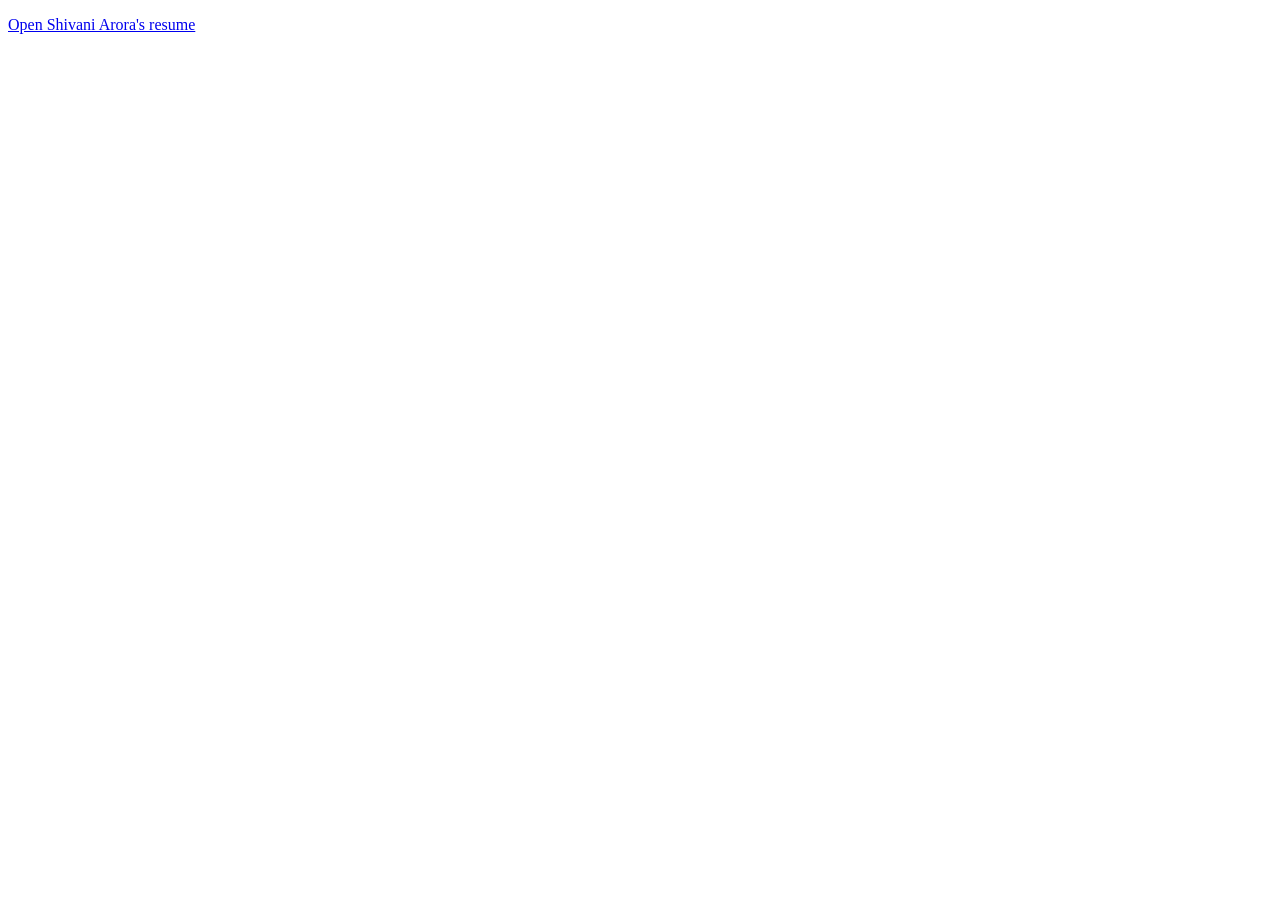
<file: resume/index.html>
<!doctype html>
<html lang="en">
  <head>
    <meta charset="utf-8" />
    <meta name="viewport" content="width=device-width, initial-scale=1" />
    <title>Resume | Shivani Arora</title>
    <meta http-equiv="refresh" content="0; url=../resume.pdf" />
    <link rel="canonical" href="../resume.pdf" />
  </head>
  <body>
    <p><a href="../resume.pdf">Open Shivani Arora's resume</a></p>
  </body>
</html>
</file>
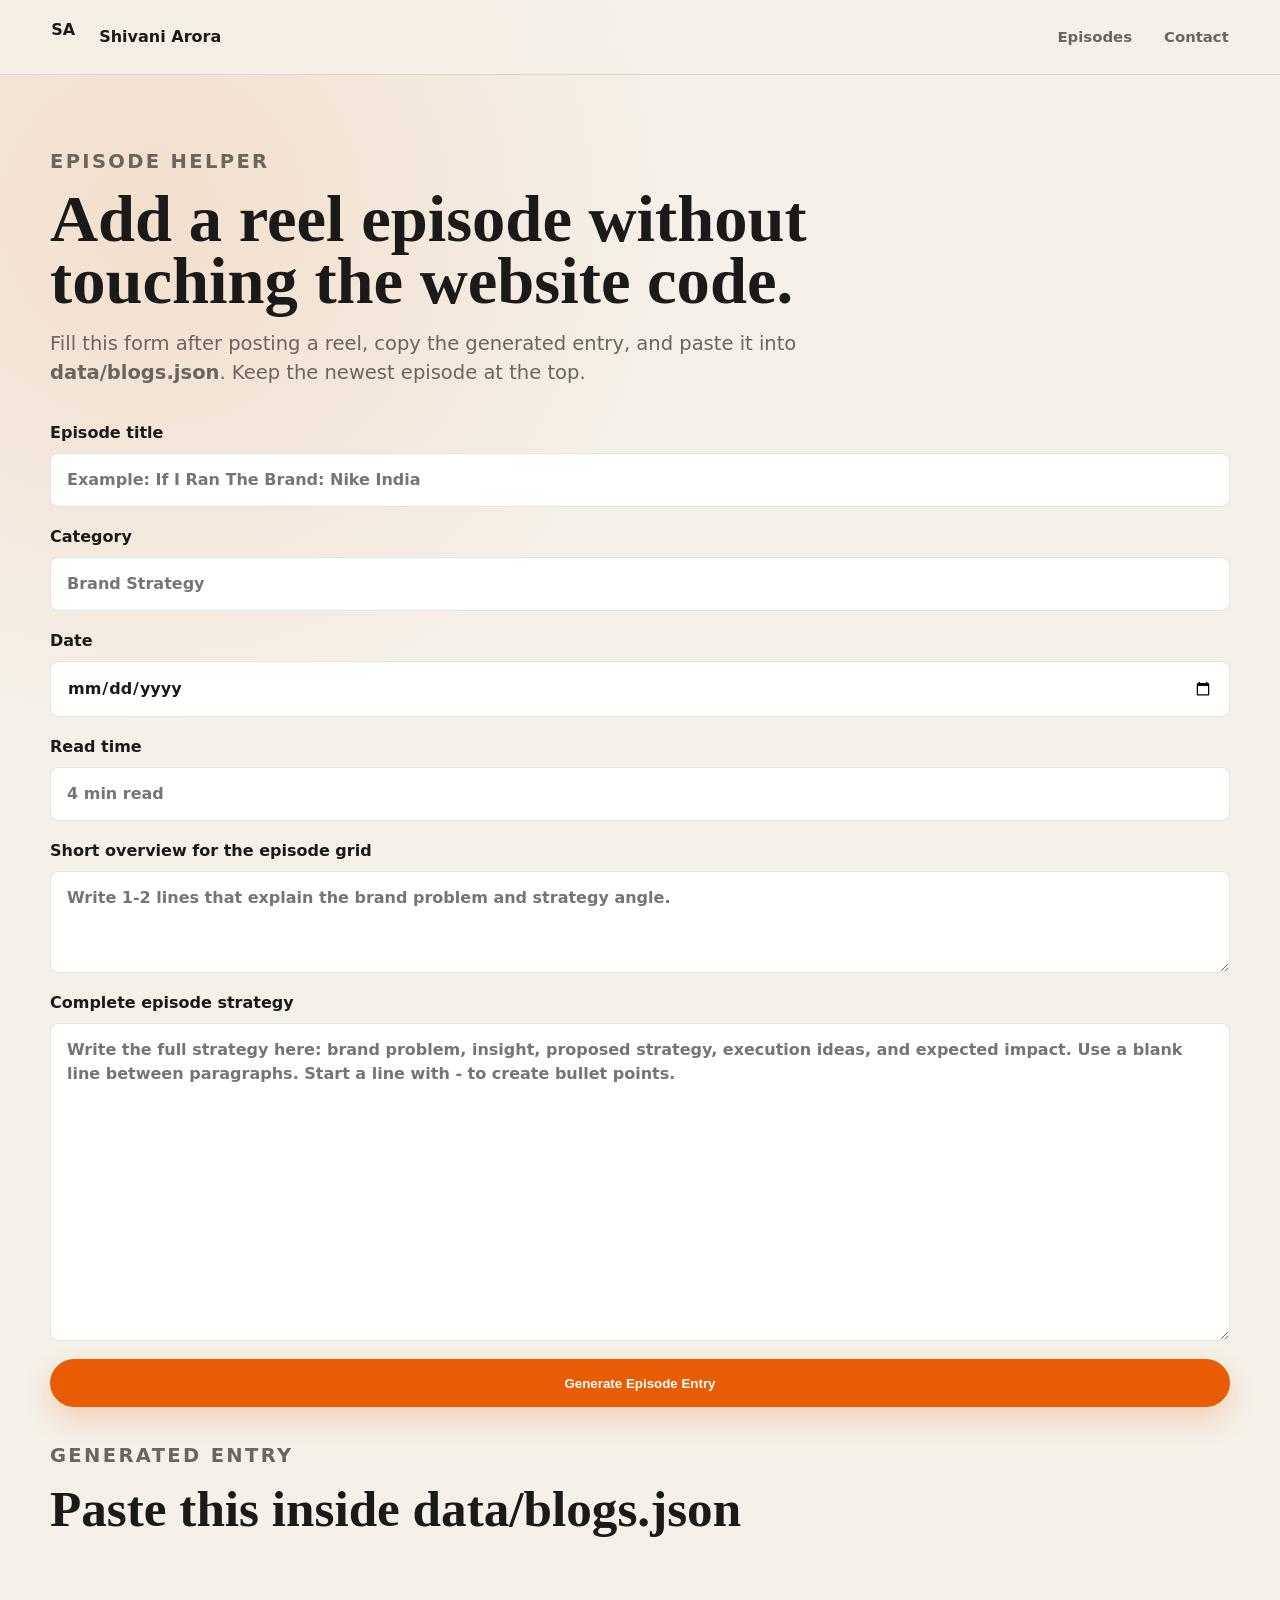
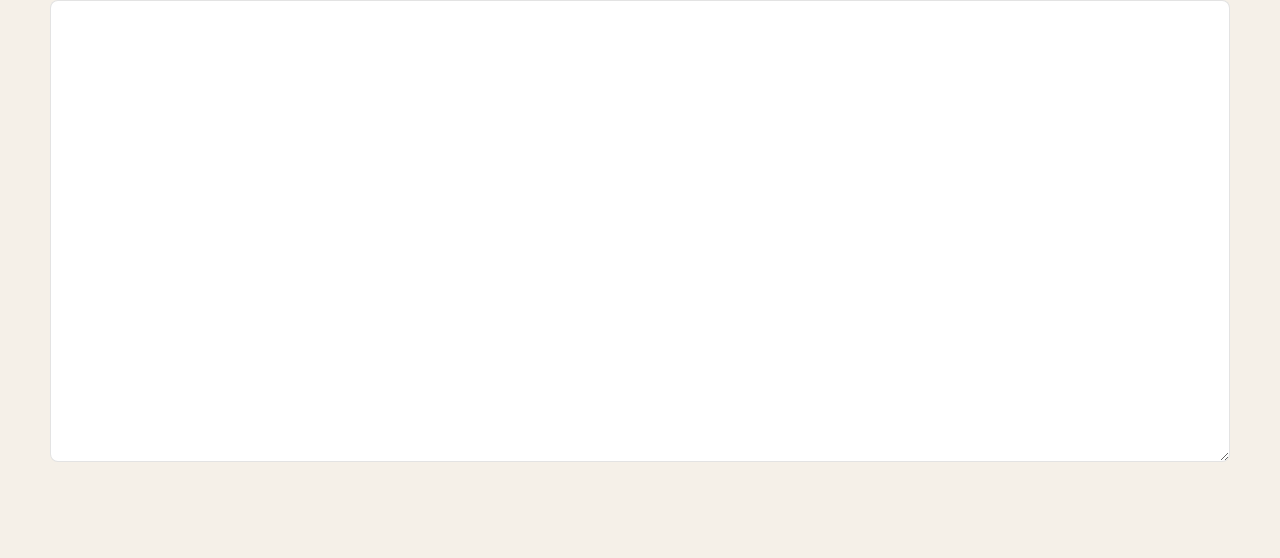
<file: blog-editor.html>
<!doctype html>
<html lang="en">
  <head>
    <meta charset="UTF-8" />
    <meta name="viewport" content="width=device-width, initial-scale=1.0" />
    <title>Add Episode | Shivani Arora</title>
    <link rel="stylesheet" href="styles.css?v=20260524-thumbnails" />
    <script defer src="blog-editor.js"></script>
  </head>
  <body>
    <header class="site-header">
      <a class="brand" href="index.html#top" aria-label="Shivani Arora home">
        <span class="brand-mark">SA</span>
        <span>Shivani Arora</span>
      </a>
      <nav class="nav-links" aria-label="Primary navigation">
        <a href="index.html#episodes">Episodes</a>
        <a href="index.html#contact">Contact</a>
      </nav>
    </header>

    <main class="editor-shell">
      <section class="section-heading">
        <p class="eyebrow">Episode Helper</p>
        <h1>Add a reel episode without touching the website code.</h1>
        <p>
          Fill this form after posting a reel, copy the generated entry, and paste it into
          <strong>data/blogs.json</strong>. Keep the newest episode at the top.
        </p>
      </section>

      <form class="blog-form" data-blog-form>
        <label>
          Episode title
          <input name="title" required placeholder="Example: If I Ran The Brand: Nike India" />
        </label>
        <label>
          Category
          <input name="category" required placeholder="Brand Strategy" />
        </label>
        <label>
          Date
          <input name="date" required type="date" />
        </label>
        <label>
          Read time
          <input name="readTime" required placeholder="4 min read" />
        </label>
        <label>
          Short overview for the episode grid
          <textarea name="summary" required rows="3" placeholder="Write 1-2 lines that explain the brand problem and strategy angle."></textarea>
        </label>
        <label>
          Complete episode strategy
          <textarea name="body" required rows="12" placeholder="Write the full strategy here: brand problem, insight, proposed strategy, execution ideas, and expected impact. Use a blank line between paragraphs. Start a line with - to create bullet points."></textarea>
        </label>
        <button class="button primary" type="submit">Generate Episode Entry</button>
      </form>

      <section class="generated-entry" hidden data-generated-wrap>
        <div class="section-heading">
          <p class="eyebrow">Generated Entry</p>
          <h2>Paste this inside data/blogs.json</h2>
        </div>
        <textarea readonly data-generated-json rows="18"></textarea>
      </section>
    </main>
  </body>
</html>
</file>
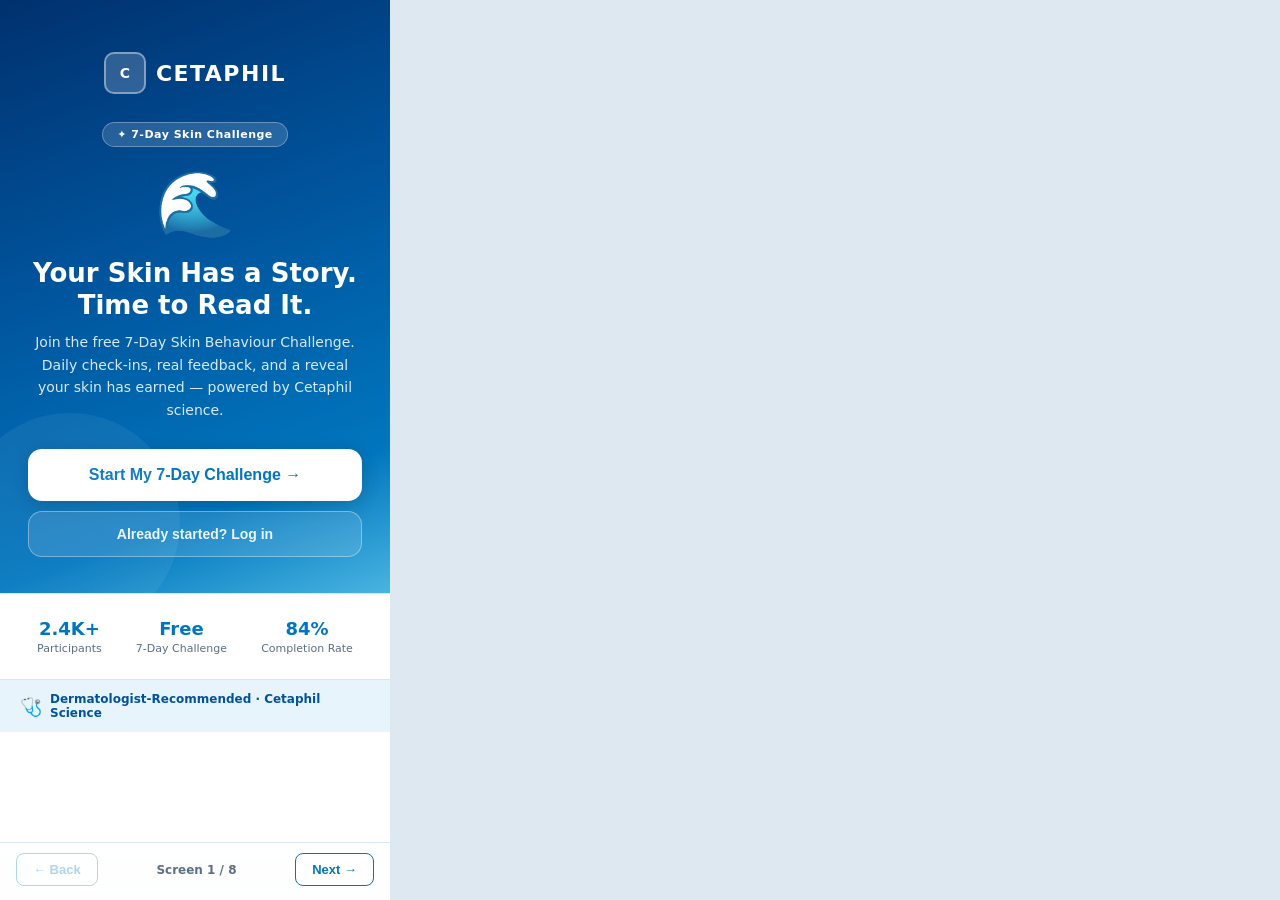
<file: cetaphil-prototype.html>
<!doctype html>
<html lang="en">
<head>
  <meta charset="UTF-8"/>
  <meta name="viewport" content="width=device-width,initial-scale=1.0"/>
  <title>Cetaphil 7-Day Skin Challenge — App Prototype</title>
  <style>
    *{margin:0;padding:0;box-sizing:border-box;-webkit-font-smoothing:antialiased;}

    /* ── CETAPHIL OFFICIAL BRAND PALETTE ─────────────────────────
       Source: cetaphil.com / "Which Blue Are You" brand identity
       Primary: bright pharmaceutical blue #0076BE
       Deep:    #00539B  |  Light BG: #E8F4FB  |  Pale: #C2DEF0
    ─────────────────────────────────────────────────────────────── */
    :root{
      --brand:      #0076BE;   /* Cetaphil Primary Blue             */
      --brand-deep: #00539B;   /* Darker CTA / header               */
      --brand-lt:   #E8F4FB;   /* Light tint background             */
      --brand-pale: #C2DEF0;   /* Soft accent / divider             */
      --brand-sky:  #48B4E0;   /* Light-blue cap colour (gentle)    */
      --brand-navy: #00316E;   /* Deep-blue cap colour (daily)      */
      --white:      #FFFFFF;
      --offwhite:   #F7FAFE;
      --ink:        #18243A;
      --muted:      #5B6F85;
      --line:       #D8E8F3;
      --green:      #27AE60;
      --amber:      #F39C12;
      --red:        #E74C3C;
      --font:       'Segoe UI',system-ui,-apple-system,sans-serif;
      --r:          14px;      /* base border-radius                */
    }

    html,body{width:390px;min-height:844px;background:#DDE8F0;font-family:var(--font);}

    /* ── SCREEN SYSTEM ─────────────────────────────────────────── */
    .screen{display:none;width:390px;min-height:844px;flex-direction:column;background:var(--white);overflow:hidden;}
    .screen.active{display:flex;}

    /* ── SHARED APP HEADER ─────────────────────────────────────── */
    .hdr{
      display:flex;align-items:center;justify-content:space-between;
      padding:50px 20px 14px;
      background:var(--white);
      border-bottom:1px solid var(--line);
    }
    .hdr-logo{display:flex;align-items:center;gap:9px;}
    .hdr-mark{
      width:34px;height:34px;border-radius:8px;
      background:var(--brand);
      display:flex;align-items:center;justify-content:center;
      color:#fff;font-size:12px;font-weight:800;letter-spacing:-.5px;
    }
    .hdr-name{font-size:15px;font-weight:800;color:var(--brand);letter-spacing:.6px;}
    .hdr-right{font-size:12px;color:var(--muted);font-weight:500;}

    /* ── PROGRESS STRIP ────────────────────────────────────────── */
    .prog-strip{height:3px;background:var(--brand-pale);}
    .prog-fill{height:100%;background:linear-gradient(90deg,var(--brand),var(--brand-sky));border-radius:0 2px 2px 0;}

    /* ── BUTTONS ────────────────────────────────────────────────── */
    .btn{
      width:100%;padding:16px;border-radius:var(--r);border:none;cursor:pointer;
      font-size:15px;font-weight:700;letter-spacing:.2px;transition:opacity .15s;
    }
    .btn:active{opacity:.88;}
    .btn-primary{background:var(--brand);color:#fff;}
    .btn-outline{background:transparent;color:var(--brand);border:2px solid var(--brand);}
    .btn-ghost{background:var(--brand-lt);color:var(--brand);}
    .btn-sm{padding:10px 18px;font-size:13px;border-radius:10px;}

    /* ── BADGE ──────────────────────────────────────────────────── */
    .badge{display:inline-flex;align-items:center;gap:4px;padding:4px 10px;border-radius:20px;font-size:11px;font-weight:700;letter-spacing:.3px;}
    .badge-blue{background:var(--brand-lt);color:var(--brand);}
    .badge-green{background:#E8F8EF;color:#1A7A46;}
    .badge-sky{background:#EAF6FD;color:var(--brand-sky);}

    /* ── CARD ─────────────────────────────────────────────────── */
    .card{background:var(--white);border-radius:16px;border:1px solid var(--line);padding:18px;box-shadow:0 2px 10px rgba(0,118,190,.07);}


    /* ═══════════════════════════════════════════════════════════
       S1 — QR LANDING PAGE
    ═══════════════════════════════════════════════════════════ */
    #s1{background:var(--white);}
    .s1-hero{
      background:linear-gradient(160deg, var(--brand-navy) 0%, var(--brand-deep) 40%, var(--brand) 80%, var(--brand-sky) 100%);
      padding:52px 28px 36px;text-align:center;color:#fff;position:relative;overflow:hidden;
    }
    .s1-hero::after{
      content:'';position:absolute;bottom:-40px;left:-40px;
      width:220px;height:220px;border-radius:50%;
      background:rgba(255,255,255,.06);
    }
    .s1-brand-row{display:flex;align-items:center;justify-content:center;gap:10px;margin-bottom:28px;}
    .s1-mark{
      width:42px;height:42px;border-radius:10px;
      background:rgba(255,255,255,.18);border:2px solid rgba(255,255,255,.4);
      display:flex;align-items:center;justify-content:center;
      font-size:14px;font-weight:800;color:#fff;
    }
    .s1-brand-name{font-size:22px;font-weight:800;letter-spacing:1.5px;}
    .s1-badge{
      display:inline-block;padding:5px 14px;border-radius:20px;
      background:rgba(255,255,255,.15);border:1px solid rgba(255,255,255,.3);
      font-size:11px;font-weight:600;letter-spacing:.5px;margin-bottom:20px;
    }
    .s1-icon{font-size:64px;margin-bottom:16px;display:block;}
    .s1-headline{font-size:26px;font-weight:800;line-height:1.22;margin-bottom:10px;}
    .s1-sub{font-size:14px;line-height:1.6;opacity:.85;margin-bottom:28px;}
    .s1-cta-wrap{display:flex;flex-direction:column;gap:10px;}
    .s1-btn-main{
      width:100%;padding:17px;border-radius:14px;border:none;cursor:pointer;
      background:#fff;color:var(--brand);font-size:16px;font-weight:800;
      box-shadow:0 4px 18px rgba(0,0,0,.18);
    }
    .s1-btn-ghost{
      width:100%;padding:14px;border-radius:14px;border:none;cursor:pointer;
      background:rgba(255,255,255,.12);color:rgba(255,255,255,.9);
      font-size:14px;font-weight:600;
      border:1.5px solid rgba(255,255,255,.35);
    }
    .s1-trust{
      display:flex;justify-content:space-around;padding:24px 20px;
      border-top:1px solid var(--line);
    }
    .s1-trust-item{text-align:center;}
    .s1-trust-num{font-size:18px;font-weight:800;color:var(--brand);}
    .s1-trust-lbl{font-size:11px;color:var(--muted);margin-top:3px;}
    .s1-derma{
      display:flex;align-items:center;gap:8px;justify-content:center;
      padding:12px 20px;background:var(--brand-lt);
      border-top:1px solid var(--line);
    }
    .s1-derma-icon{font-size:18px;}
    .s1-derma-text{font-size:12px;color:var(--brand-deep);font-weight:600;}


    /* ═══════════════════════════════════════════════════════════
       S2 — SKIN ONBOARDING QUIZ
    ═══════════════════════════════════════════════════════════ */
    #s2{background:var(--white);}
    .s2-body{flex:1;padding:22px 20px;overflow-y:auto;}
    .s2-step{font-size:11px;font-weight:700;color:var(--brand);letter-spacing:1px;text-transform:uppercase;margin-bottom:8px;}
    .s2-q{font-size:21px;font-weight:800;color:var(--ink);line-height:1.25;margin-bottom:5px;}
    .s2-hint{font-size:13px;color:var(--muted);margin-bottom:22px;line-height:1.5;}
    .s2-opts{display:flex;flex-direction:column;gap:10px;margin-bottom:18px;}
    .s2-opt{
      display:flex;align-items:center;gap:14px;padding:14px 16px;
      border-radius:14px;border:2px solid var(--line);cursor:pointer;
      transition:border-color .2s,background .2s;
    }
    .s2-opt.sel{border-color:var(--brand);background:var(--brand-lt);}
    .s2-opt-ico{
      width:40px;height:40px;border-radius:10px;flex-shrink:0;
      background:var(--offwhite);display:flex;align-items:center;justify-content:center;font-size:22px;
    }
    .s2-opt.sel .s2-opt-ico{background:rgba(0,118,190,.1);}
    .s2-opt-txt{flex:1;}
    .s2-opt-name{font-size:14px;font-weight:700;color:var(--ink);}
    .s2-opt-desc{font-size:12px;color:var(--muted);margin-top:2px;}
    .s2-opt-radio{
      width:20px;height:20px;border-radius:50%;border:2px solid var(--line);flex-shrink:0;
      display:flex;align-items:center;justify-content:center;
    }
    .s2-opt.sel .s2-opt-radio{background:var(--brand);border-color:var(--brand);color:#fff;font-size:11px;}
    .s2-opt.sel .s2-opt-radio::after{content:'✓';}
    .s2-concerns{display:flex;flex-wrap:wrap;gap:8px;margin-bottom:20px;}
    .s2-chip{
      padding:7px 14px;border-radius:20px;
      border:1.5px solid var(--line);font-size:13px;color:var(--ink);cursor:pointer;
      transition:all .2s;
    }
    .s2-chip.sel{border-color:var(--brand);background:var(--brand-lt);color:var(--brand);font-weight:600;}
    .s2-foot{padding:14px 20px 20px;}


    /* ═══════════════════════════════════════════════════════════
       S3 — DAILY CHECK-IN
    ═══════════════════════════════════════════════════════════ */
    #s3{background:var(--offwhite);}
    .s3-body{flex:1;padding:20px;overflow-y:auto;}
    .s3-banner{
      background:linear-gradient(135deg,var(--brand-deep),var(--brand));
      border-radius:18px;padding:20px;color:#fff;
      display:flex;align-items:center;gap:16px;margin-bottom:20px;
    }
    .s3-banner-info{flex:1;}
    .s3-day-lbl{font-size:10px;opacity:.75;letter-spacing:1px;text-transform:uppercase;}
    .s3-day-num{font-size:34px;font-weight:900;line-height:1;}
    .s3-streak{font-size:12px;opacity:.85;margin-top:3px;}
    .s3-ring{
      width:68px;height:68px;border-radius:50%;flex-shrink:0;position:relative;
      background:conic-gradient(rgba(255,255,255,.92) 43%,rgba(255,255,255,.22) 0);
      display:flex;align-items:center;justify-content:center;
    }
    .s3-ring span{
      position:absolute;font-size:12px;font-weight:800;color:#fff;
      background:rgba(0,83,155,.6);
      width:44px;height:44px;border-radius:50%;
      display:flex;align-items:center;justify-content:center;
    }
    .s3-sec{font-size:11px;font-weight:700;color:var(--muted);letter-spacing:.5px;text-transform:uppercase;margin-bottom:10px;}
    .s3-feels{display:flex;gap:8px;margin-bottom:20px;}
    .s3-feel{
      flex:1;padding:13px 6px;border-radius:14px;
      background:var(--white);border:2px solid var(--line);text-align:center;cursor:pointer;
    }
    .s3-feel.on{border-color:var(--brand);background:var(--brand-lt);}
    .s3-feel em{font-size:26px;display:block;margin-bottom:5px;font-style:normal;}
    .s3-feel span{font-size:11px;color:var(--muted);font-weight:500;}
    .s3-feel.on span{color:var(--brand);font-weight:700;}
    .s3-photo{
      border:2px dashed var(--brand-pale);border-radius:14px;
      padding:22px;text-align:center;background:var(--white);margin-bottom:20px;
    }
    .s3-photo em{font-size:36px;display:block;margin-bottom:8px;font-style:normal;}
    .s3-photo strong{font-size:14px;color:var(--ink);display:block;margin-bottom:3px;}
    .s3-photo small{font-size:12px;color:var(--muted);}
    .s3-prods{display:flex;gap:10px;margin-bottom:4px;}
    .s3-prod{
      flex:1;padding:13px 10px;border-radius:12px;
      background:var(--white);border:1.5px solid var(--line);text-align:center;
    }
    .s3-prod.done{border-color:#27AE60;background:#E8F8EF;}
    .s3-prod em{font-size:28px;display:block;margin-bottom:5px;font-style:normal;}
    .s3-prod strong{font-size:11px;color:var(--ink);display:block;}
    .s3-prod small{font-size:11px;color:var(--muted);}
    .s3-prod.done small{color:#1A7A46;font-weight:600;}
    .s3-foot{padding:14px 20px 20px;}


    /* ═══════════════════════════════════════════════════════════
       S4 — REAL-TIME FEEDBACK
    ═══════════════════════════════════════════════════════════ */
    #s4{background:var(--white);}
    .s4-body{flex:1;padding:20px;overflow-y:auto;}
    .s4-insight{
      background:linear-gradient(145deg,var(--brand-deep) 0%,var(--brand) 100%);
      border-radius:18px;padding:22px;color:#fff;margin-bottom:16px;
    }
    .s4-i-lbl{font-size:10px;opacity:.7;letter-spacing:1.2px;text-transform:uppercase;margin-bottom:5px;}
    .s4-i-title{font-size:19px;font-weight:800;line-height:1.25;margin-bottom:8px;}
    .s4-i-body{font-size:13px;line-height:1.6;opacity:.88;margin-bottom:14px;}
    .s4-i-tip{
      background:rgba(255,255,255,.14);border-radius:10px;
      padding:12px 14px;display:flex;gap:10px;align-items:flex-start;
    }
    .s4-i-tip em{font-size:18px;flex-shrink:0;font-style:normal;}
    .s4-i-tip p{font-size:12px;opacity:.9;line-height:1.5;}
    .s4-nums{display:flex;gap:10px;margin-bottom:16px;}
    .s4-num{
      flex:1;padding:14px 10px;border-radius:14px;
      background:var(--brand-lt);border:1px solid var(--line);text-align:center;
    }
    .s4-num-val{font-size:22px;font-weight:900;color:var(--brand);}
    .s4-num-lbl{font-size:11px;color:var(--muted);margin-top:3px;}
    .s4-num-chg{font-size:11px;color:var(--green);font-weight:700;margin-top:2px;}
    .s4-chart{background:var(--offwhite);border-radius:14px;padding:16px;margin-bottom:16px;border:1px solid var(--line);}
    .s4-ch-lbl{font-size:12px;font-weight:700;color:var(--ink);margin-bottom:12px;}
    .s4-bars{display:flex;align-items:flex-end;gap:8px;height:72px;}
    .s4-bw{flex:1;display:flex;flex-direction:column;align-items:center;gap:4px;}
    .s4-bar{width:100%;border-radius:5px 5px 0 0;background:var(--line);}
    .s4-bar.fill{background:linear-gradient(180deg,var(--brand-sky),var(--brand));}
    .s4-bday{font-size:10px;color:var(--muted);}
    .s4-actions{display:flex;gap:10px;}


    /* ═══════════════════════════════════════════════════════════
       S5 — SKIN AVATAR
    ═══════════════════════════════════════════════════════════ */
    #s5{background:var(--offwhite);}
    .s5-body{flex:1;padding:20px;overflow-y:auto;}
    .s5-avatar-card{
      background:var(--white);border-radius:20px;padding:24px;
      text-align:center;margin-bottom:14px;border:1px solid var(--line);
      box-shadow:0 2px 12px rgba(0,118,190,.08);
    }
    .s5-face{
      width:110px;height:110px;border-radius:50%;margin:0 auto 14px;
      background:linear-gradient(135deg,#FFE0CC,#FFCAAA);
      display:flex;align-items:center;justify-content:center;font-size:52px;
      box-shadow:0 0 0 4px var(--brand-lt),0 0 0 8px rgba(0,118,190,.12);
    }
    .s5-name{font-size:18px;font-weight:800;color:var(--ink);margin-bottom:3px;}
    .s5-type{font-size:13px;color:var(--muted);margin-bottom:14px;}
    .s5-tags{display:flex;justify-content:center;gap:7px;flex-wrap:wrap;}
    .s5-tag{
      padding:5px 12px;border-radius:20px;
      background:var(--brand-lt);color:var(--brand);
      font-size:12px;font-weight:700;
    }
    .s5-bars-card{background:var(--white);border-radius:16px;padding:18px;margin-bottom:14px;border:1px solid var(--line);}
    .s5-bl-title{font-size:13px;font-weight:700;color:var(--ink);margin-bottom:14px;}
    .s5-bi{margin-bottom:12px;}
    .s5-bi-row{display:flex;justify-content:space-between;margin-bottom:5px;}
    .s5-bi-name{font-size:13px;color:var(--ink);}
    .s5-bi-val{font-size:13px;font-weight:800;color:var(--brand);}
    .s5-bi-bar{height:8px;background:var(--line);border-radius:4px;overflow:hidden;}
    .s5-bi-fill{height:100%;border-radius:4px;background:linear-gradient(90deg,var(--brand),var(--brand-sky));}
    .s5-bi-fill.warn{background:linear-gradient(90deg,#27AE60,#52D987);}
    .s5-routine{background:var(--white);border-radius:16px;padding:16px;border:1px solid var(--line);}
    .s5-r-title{font-size:13px;font-weight:700;color:var(--ink);margin-bottom:12px;}
    .s5-r-row{
      display:flex;align-items:center;gap:12px;
      padding:10px 0;border-bottom:1px solid var(--line);
    }
    .s5-r-row:last-child{border-bottom:none;padding-bottom:0;}
    .s5-r-ico{
      width:36px;height:36px;border-radius:9px;background:var(--brand-lt);
      display:flex;align-items:center;justify-content:center;font-size:18px;flex-shrink:0;
    }
    .s5-r-name{font-size:13px;font-weight:700;color:var(--ink);}
    .s5-r-time{font-size:11px;color:var(--muted);margin-top:2px;}
    .s5-r-chk{margin-left:auto;font-size:18px;}


    /* ═══════════════════════════════════════════════════════════
       S6 — DAY 7 REVEAL
    ═══════════════════════════════════════════════════════════ */
    #s6{background:var(--white);}
    .s6-top-bar{
      height:5px;
      background:linear-gradient(90deg,var(--brand-navy),var(--brand),var(--brand-sky),var(--brand),var(--brand-navy));
    }
    .s6-body{flex:1;padding:20px;overflow-y:auto;}
    .s6-cel{text-align:center;padding:20px 0 18px;}
    .s6-trophy{font-size:64px;display:block;margin-bottom:10px;}
    .s6-title{font-size:25px;font-weight:900;color:var(--ink);margin-bottom:6px;line-height:1.2;}
    .s6-sub{font-size:14px;color:var(--muted);line-height:1.6;margin-bottom:20px;}
    .s6-ba{display:flex;gap:12px;margin-bottom:20px;}
    .s6-ba-card{flex:1;border-radius:14px;overflow:hidden;border:1.5px solid var(--line);}
    .s6-ba-lbl{padding:8px 12px;font-size:11px;font-weight:700;letter-spacing:.5px;text-transform:uppercase;}
    .s6-before .s6-ba-lbl{background:#FEF3E2;color:#B7620A;}
    .s6-after .s6-ba-lbl{background:var(--brand-lt);color:var(--brand);}
    .s6-ba-img{height:100px;background:var(--offwhite);display:flex;align-items:center;justify-content:center;font-size:44px;}
    .s6-grid{display:grid;grid-template-columns:1fr 1fr;gap:10px;margin-bottom:18px;}
    .s6-gc{
      background:var(--brand-lt);border-radius:14px;padding:15px;
      border:1px solid var(--line);text-align:center;
    }
    .s6-gc em{font-size:24px;display:block;margin-bottom:4px;font-style:normal;}
    .s6-gc strong{font-size:21px;font-weight:900;color:var(--brand);display:block;}
    .s6-gc small{font-size:11px;color:var(--muted);margin-top:2px;display:block;}
    .s6-insight{
      background:var(--brand);border-radius:16px;padding:18px;
      color:#fff;margin-bottom:18px;
    }
    .s6-ins-lbl{font-size:10px;opacity:.65;letter-spacing:1px;text-transform:uppercase;margin-bottom:6px;}
    .s6-ins-txt{font-size:13px;line-height:1.6;opacity:.92;}
    .s6-foot{padding:14px 20px 22px;display:flex;flex-direction:column;gap:10px;}


    /* ═══════════════════════════════════════════════════════════
       S7 — SHAREABLE CARD (#CetaphilCalledMeOut)
    ═══════════════════════════════════════════════════════════ */
    #s7{background:var(--offwhite);}
    .s7-body{flex:1;padding:20px;}
    .s7-card{
      background:linear-gradient(150deg,var(--brand-navy) 0%,var(--brand-deep) 35%,var(--brand) 70%,var(--brand-sky) 100%);
      border-radius:24px;padding:28px 24px;color:#fff;
      position:relative;overflow:hidden;margin-bottom:20px;
      box-shadow:0 10px 36px rgba(0,83,155,.35);
    }
    .s7-bg1{position:absolute;right:-50px;top:-50px;width:160px;height:160px;border-radius:50%;background:rgba(255,255,255,.07);}
    .s7-bg2{position:absolute;left:-35px;bottom:-35px;width:110px;height:110px;border-radius:50%;background:rgba(255,255,255,.05);}
    .s7-card-brand{display:flex;align-items:center;gap:8px;margin-bottom:18px;position:relative;}
    .s7-card-logo{font-size:14px;font-weight:900;letter-spacing:.8px;}
    .s7-card-tag{font-size:11px;opacity:.65;}
    .s7-card-face{font-size:56px;display:block;margin-bottom:12px;position:relative;}
    .s7-card-h{font-size:21px;font-weight:900;line-height:1.2;margin-bottom:6px;position:relative;}
    .s7-card-s{font-size:13px;opacity:.8;margin-bottom:20px;position:relative;}
    .s7-card-stats{display:flex;gap:24px;position:relative;}
    .s7-cs-val{font-size:24px;font-weight:900;}
    .s7-cs-lbl{font-size:10px;opacity:.65;margin-top:2px;}
    .s7-card-hash{margin-top:18px;font-size:12px;opacity:.55;letter-spacing:.5px;position:relative;}
    .s7-acts{display:flex;flex-direction:column;gap:10px;}
    .s7-act-row{display:flex;gap:10px;}
    .s7-btn{
      flex:1;padding:14px;border-radius:12px;border:none;cursor:pointer;
      font-size:13px;font-weight:700;
      display:flex;align-items:center;justify-content:center;gap:7px;
    }
    .s7-ig{background:#E4405F;color:#fff;}
    .s7-wa{background:#25D366;color:#fff;}
    .s7-copy{background:var(--brand-lt);color:var(--brand);width:100%;}


    /* ═══════════════════════════════════════════════════════════
       S8 — PROGRESS DASHBOARD
    ═══════════════════════════════════════════════════════════ */
    #s8{background:var(--offwhite);}
    .s8-body{flex:1;padding:20px;overflow-y:auto;}
    .s8-sum{
      background:linear-gradient(135deg,var(--brand-deep),var(--brand));
      border-radius:18px;padding:20px;color:#fff;
      display:flex;align-items:center;gap:16px;margin-bottom:16px;
    }
    .s8-donut{
      width:80px;height:80px;border-radius:50%;flex-shrink:0;position:relative;
      background:conic-gradient(rgba(255,255,255,.9) 71%,rgba(255,255,255,.2) 0);
      display:flex;align-items:center;justify-content:center;
    }
    .s8-donut span{
      position:absolute;font-size:13px;font-weight:800;color:#fff;
      background:rgba(0,53,100,.55);width:50px;height:50px;border-radius:50%;
      display:flex;align-items:center;justify-content:center;
    }
    .s8-sum-lbl{font-size:10px;opacity:.7;letter-spacing:.5px;margin-bottom:4px;}
    .s8-sum-title{font-size:17px;font-weight:800;margin-bottom:3px;}
    .s8-sum-sub{font-size:12px;opacity:.8;}
    .s8-week{display:flex;gap:6px;margin-bottom:16px;}
    .s8-wd{flex:1;height:8px;border-radius:4px;}
    .s8-wd.done{background:var(--brand);}
    .s8-wd.today{background:var(--amber);}
    .s8-wd.rest{background:var(--line);}
    .s8-mgrid{display:grid;grid-template-columns:1fr 1fr;gap:10px;margin-bottom:14px;}
    .s8-mc{background:var(--white);border-radius:13px;padding:14px;border:1px solid var(--line);}
    .s8-mc em{font-size:22px;display:block;margin-bottom:5px;font-style:normal;}
    .s8-mc strong{font-size:20px;font-weight:900;color:var(--brand);display:block;}
    .s8-mc small{font-size:11px;color:var(--muted);}
    .s8-mc span{font-size:11px;color:var(--green);font-weight:700;display:block;margin-top:3px;}
    .s8-mc span.warn{color:var(--amber);}
    .s8-tl{background:var(--white);border-radius:16px;padding:16px;border:1px solid var(--line);}
    .s8-tl-h{font-size:13px;font-weight:700;color:var(--ink);margin-bottom:14px;}
    .s8-tl-row{display:flex;gap:10px;margin-bottom:12px;}
    .s8-tl-row:last-child{margin-bottom:0;}
    .s8-dot{width:10px;height:10px;border-radius:50%;background:var(--brand);margin-top:4px;flex-shrink:0;}
    .s8-dot.dim{background:var(--line);}
    .s8-day{font-size:12px;font-weight:800;color:var(--brand);width:28px;flex-shrink:0;}
    .s8-day.dim{color:var(--muted);}
    .s8-ev{font-size:13px;color:var(--ink);line-height:1.4;}
    .s8-ev small{font-size:12px;color:var(--muted);}

    /* ── PROTO NAV (screen switcher) ────────────────────────── */
    .proto-nav{
      position:fixed;bottom:0;left:0;width:390px;
      background:rgba(255,255,255,.96);
      border-top:1px solid var(--line);
      padding:10px 16px 14px;
      display:flex;align-items:center;justify-content:space-between;
      z-index:200;backdrop-filter:blur(8px);
    }
    .p-btn{
      padding:8px 16px;border-radius:8px;border:1.5px solid var(--brand);
      background:var(--white);color:var(--brand);font-size:13px;font-weight:700;cursor:pointer;
    }
    .p-btn:disabled{opacity:.3;cursor:default;}
    .p-ctr{font-size:12px;color:var(--muted);font-weight:600;}
  </style>
</head>
<body>

<!-- ═══════════════════════════════════════════════════
     S1 — QR LANDING PAGE
     User scans QR on packaging / shelf display
═══════════════════════════════════════════════════ -->
<div class="screen active" id="s1">
  <div class="s1-hero">
    <div class="s1-brand-row">
      <div class="s1-mark">C</div>
      <div class="s1-brand-name">CETAPHIL</div>
    </div>
    <div class="s1-badge">✦ 7-Day Skin Challenge</div>
    <span class="s1-icon">🌊</span>
    <h1 class="s1-headline">Your Skin Has a Story.<br>Time to Read It.</h1>
    <p class="s1-sub">Join the free 7-Day Skin Behaviour Challenge. Daily check-ins, real feedback, and a reveal your skin has earned — powered by Cetaphil science.</p>
    <div class="s1-cta-wrap">
      <button class="s1-btn-main" onclick="goTo(2)">Start My 7-Day Challenge →</button>
      <button class="s1-btn-ghost" onclick="goTo(2)">Already started? Log in</button>
    </div>
  </div>
  <div class="s1-trust">
    <div class="s1-trust-item">
      <div class="s1-trust-num">2.4K+</div>
      <div class="s1-trust-lbl">Participants</div>
    </div>
    <div class="s1-trust-item">
      <div class="s1-trust-num">Free</div>
      <div class="s1-trust-lbl">7-Day Challenge</div>
    </div>
    <div class="s1-trust-item">
      <div class="s1-trust-num">84%</div>
      <div class="s1-trust-lbl">Completion Rate</div>
    </div>
  </div>
  <div class="s1-derma">
    <span class="s1-derma-icon">🩺</span>
    <span class="s1-derma-text">Dermatologist-Recommended · Cetaphil Science</span>
  </div>
</div>


<!-- ═══════════════════════════════════════════════════
     S2 — SKIN ONBOARDING
     Personalise the challenge to skin type
═══════════════════════════════════════════════════ -->
<div class="screen" id="s2">
  <div class="hdr">
    <div class="hdr-logo"><div class="hdr-mark">C</div><span class="hdr-name">CETAPHIL</span></div>
    <span class="hdr-right">Step 1 of 3</span>
  </div>
  <div class="prog-strip"><div class="prog-fill" style="width:33%"></div></div>
  <div class="s2-body">
    <p class="s2-step">Skin Profile</p>
    <h2 class="s2-q">How does your skin feel by midday?</h2>
    <p class="s2-hint">We'll tailor your 7-day routine and insights to match your skin's actual behaviour — not a generalisation.</p>
    <div class="s2-opts">
      <div class="s2-opt sel">
        <div class="s2-opt-ico">✨</div>
        <div class="s2-opt-txt">
          <div class="s2-opt-name">Oily &amp; Congested</div>
          <div class="s2-opt-desc">Shine reappears, pores feel enlarged</div>
        </div>
        <div class="s2-opt-radio"></div>
      </div>
      <div class="s2-opt">
        <div class="s2-opt-ico">💧</div>
        <div class="s2-opt-txt">
          <div class="s2-opt-name">Dry &amp; Tight</div>
          <div class="s2-opt-desc">Skin feels pulled, occasionally flaky</div>
        </div>
        <div class="s2-opt-radio"></div>
      </div>
      <div class="s2-opt">
        <div class="s2-opt-ico">⚖️</div>
        <div class="s2-opt-txt">
          <div class="s2-opt-name">Combination</div>
          <div class="s2-opt-desc">Oily T-zone, cheeks normal or dry</div>
        </div>
        <div class="s2-opt-radio"></div>
      </div>
      <div class="s2-opt">
        <div class="s2-opt-ico">🌸</div>
        <div class="s2-opt-txt">
          <div class="s2-opt-name">Sensitive &amp; Reactive</div>
          <div class="s2-opt-desc">Redness, stinging, easily irritated</div>
        </div>
        <div class="s2-opt-radio"></div>
      </div>
    </div>
    <p class="s2-step" style="margin-bottom:10px">What are your top skin concerns?</p>
    <div class="s2-concerns">
      <span class="s2-chip sel">Pores</span>
      <span class="s2-chip sel">Oiliness</span>
      <span class="s2-chip">Dryness</span>
      <span class="s2-chip">Redness</span>
      <span class="s2-chip">Texture</span>
      <span class="s2-chip">Acne</span>
      <span class="s2-chip">Dark spots</span>
      <span class="s2-chip">Sensitivity</span>
    </div>
  </div>
  <div class="s2-foot">
    <button class="btn btn-primary" onclick="goTo(3)">Continue →</button>
  </div>
</div>


<!-- ═══════════════════════════════════════════════════
     S3 — DAILY CHECK-IN (Day 3 example)
     Core habit loop — 60-second daily touchpoint
═══════════════════════════════════════════════════ -->
<div class="screen" id="s3">
  <div class="hdr">
    <div class="hdr-logo"><div class="hdr-mark">C</div><span class="hdr-name">CETAPHIL</span></div>
    <span class="hdr-right">Day 3 of 7</span>
  </div>
  <div class="s3-body">
    <div class="s3-banner">
      <div class="s3-banner-info">
        <div class="s3-day-lbl">Challenge Progress</div>
        <div class="s3-day-num">Day 3</div>
        <div class="s3-streak">🔥 3-day streak — keep going!</div>
      </div>
      <div class="s3-ring"><span>3/7</span></div>
    </div>

    <p class="s3-sec">How does your skin feel right now?</p>
    <div class="s3-feels">
      <div class="s3-feel"><em>😣</em><span>Rough</span></div>
      <div class="s3-feel on"><em>😐</em><span>Okay</span></div>
      <div class="s3-feel"><em>😊</em><span>Smooth</span></div>
      <div class="s3-feel"><em>✨</em><span>Glowing</span></div>
    </div>

    <p class="s3-sec">Add today's skin selfie <small style="text-transform:none;font-weight:400;color:var(--muted)">(optional)</small></p>
    <div class="s3-photo">
      <em>📸</em>
      <strong>Upload Skin Selfie</strong>
      <small>Helps track your visual progress — stays private</small>
    </div>

    <p class="s3-sec">Products used today</p>
    <div class="s3-prods">
      <div class="s3-prod done">
        <em>🧴</em>
        <strong>Gentle Cleanser</strong>
        <small>✓ Used</small>
      </div>
      <div class="s3-prod done">
        <em>💧</em>
        <strong>Moisturiser</strong>
        <small>✓ Used</small>
      </div>
      <div class="s3-prod">
        <em>☀️</em>
        <strong>SPF 50+</strong>
        <small>— Skip</small>
      </div>
    </div>
  </div>
  <div class="s3-foot">
    <button class="btn btn-primary" onclick="goTo(4)">Submit Check-In →</button>
  </div>
</div>


<!-- ═══════════════════════════════════════════════════
     S4 — REAL-TIME FEEDBACK
     Instant personalised insight after check-in
═══════════════════════════════════════════════════ -->
<div class="screen" id="s4">
  <div class="hdr">
    <div class="hdr-logo"><div class="hdr-mark">C</div><span class="hdr-name">CETAPHIL</span></div>
    <span class="hdr-right">Day 3 Insight</span>
  </div>
  <div class="s4-body">
    <div class="s4-insight">
      <div class="s4-i-lbl">Today's Skin Insight</div>
      <div class="s4-i-title">Barrier Repair in Progress 🛡️</div>
      <div class="s4-i-body">Your oiliness on Day 1 was likely your skin overcompensating for stripping. Cetaphil's gentle formula is breaking that cycle. Barrier repair typically begins on Day 3 — right where you are now.</div>
      <div class="s4-i-tip">
        <em>💡</em>
        <p>Apply moisturiser while your face is still slightly damp after cleansing — it locks in 2× more hydration and accelerates barrier recovery.</p>
      </div>
    </div>
    <div class="s4-nums">
      <div class="s4-num">
        <div class="s4-num-val">62%</div>
        <div class="s4-num-lbl">Hydration</div>
        <div class="s4-num-chg">↑ +8% from D1</div>
      </div>
      <div class="s4-num">
        <div class="s4-num-val">3/3</div>
        <div class="s4-num-lbl">Streak</div>
        <div class="s4-num-chg">✓ On track</div>
      </div>
      <div class="s4-num">
        <div class="s4-num-val">↓</div>
        <div class="s4-num-lbl">Oiliness</div>
        <div class="s4-num-chg">Improving</div>
      </div>
    </div>
    <div class="s4-chart">
      <div class="s4-ch-lbl">Skin Score — Week Progress</div>
      <div class="s4-bars">
        <div class="s4-bw"><div class="s4-bar fill" style="height:46px"></div><span class="s4-bday">D1</span></div>
        <div class="s4-bw"><div class="s4-bar fill" style="height:54px"></div><span class="s4-bday">D2</span></div>
        <div class="s4-bw"><div class="s4-bar fill" style="height:64px"></div><span class="s4-bday">D3</span></div>
        <div class="s4-bw"><div class="s4-bar" style="height:30px"></div><span class="s4-bday">D4</span></div>
        <div class="s4-bw"><div class="s4-bar" style="height:30px"></div><span class="s4-bday">D5</span></div>
        <div class="s4-bw"><div class="s4-bar" style="height:30px"></div><span class="s4-bday">D6</span></div>
        <div class="s4-bw"><div class="s4-bar" style="height:30px"></div><span class="s4-bday">D7</span></div>
      </div>
    </div>
    <div class="s4-actions">
      <button class="btn btn-primary btn-sm" onclick="goTo(5)" style="flex:1">View My Skin Avatar →</button>
      <button class="btn btn-ghost btn-sm" style="flex:1">Share Insight</button>
    </div>
  </div>
</div>


<!-- ═══════════════════════════════════════════════════
     S5 — SKIN AVATAR
     Personalised profile, health indicators, routine
═══════════════════════════════════════════════════ -->
<div class="screen" id="s5">
  <div class="hdr">
    <div class="hdr-logo"><div class="hdr-mark">C</div><span class="hdr-name">CETAPHIL</span></div>
    <span class="hdr-right">My Skin Profile</span>
  </div>
  <div class="s5-body">
    <div class="s5-avatar-card">
      <div class="s5-face">😊</div>
      <div class="s5-name">Priya's Skin Profile</div>
      <div class="s5-type">Oily-Combination · Barrier-Sensitive</div>
      <div class="s5-tags">
        <span class="s5-tag">Pore-Prone</span>
        <span class="s5-tag">Barrier Rebuilding</span>
        <span class="s5-tag">Humidity-Reactive</span>
      </div>
    </div>
    <div class="s5-bars-card">
      <div class="s5-bl-title">Skin Health — Day 3 Snapshot</div>
      <div class="s5-bi">
        <div class="s5-bi-row"><span class="s5-bi-name">Hydration</span><span class="s5-bi-val">62%</span></div>
        <div class="s5-bi-bar"><div class="s5-bi-fill" style="width:62%"></div></div>
      </div>
      <div class="s5-bi">
        <div class="s5-bi-row"><span class="s5-bi-name">Oiliness Control</span><span class="s5-bi-val">55%</span></div>
        <div class="s5-bi-bar"><div class="s5-bi-fill" style="width:55%"></div></div>
      </div>
      <div class="s5-bi">
        <div class="s5-bi-row"><span class="s5-bi-name">Barrier Strength</span><span class="s5-bi-val">48%</span></div>
        <div class="s5-bi-bar"><div class="s5-bi-fill" style="width:48%"></div></div>
      </div>
      <div class="s5-bi">
        <div class="s5-bi-row"><span class="s5-bi-name">Sensitivity Level</span><span class="s5-bi-val">30%</span></div>
        <div class="s5-bi-bar"><div class="s5-bi-fill warn" style="width:30%"></div></div>
      </div>
    </div>
    <div class="s5-routine">
      <div class="s5-r-title">Your Recommended Routine</div>
      <div class="s5-r-row">
        <div class="s5-r-ico">🌅</div>
        <div><div class="s5-r-name">Gentle Foaming Cleanser</div><div class="s5-r-time">AM · 60-sec rinse</div></div>
        <div class="s5-r-chk">✅</div>
      </div>
      <div class="s5-r-row">
        <div class="s5-r-ico">💧</div>
        <div><div class="s5-r-name">Oil-Free Moisturiser SPF 35</div><div class="s5-r-time">AM · Apply after cleanse</div></div>
        <div class="s5-r-chk">✅</div>
      </div>
      <div class="s5-r-row">
        <div class="s5-r-ico">🌙</div>
        <div><div class="s5-r-name">Hydrating Night Cream</div><div class="s5-r-time">PM · Before sleep</div></div>
        <div class="s5-r-chk">⏳</div>
      </div>
    </div>
  </div>
</div>


<!-- ═══════════════════════════════════════════════════
     S6 — DAY 7 REVEAL
     The payoff — results + insight + share trigger
═══════════════════════════════════════════════════ -->
<div class="screen" id="s6">
  <div class="s6-top-bar"></div>
  <div class="hdr" style="border-bottom:none">
    <div class="hdr-logo"><div class="hdr-mark">C</div><span class="hdr-name">CETAPHIL</span></div>
    <span class="badge badge-green">Challenge Complete!</span>
  </div>
  <div class="s6-body">
    <div class="s6-cel">
      <span class="s6-trophy">🏆</span>
      <h2 class="s6-title">Cetaphil Called You Out.</h2>
      <p class="s6-sub">7 days of real check-ins. Your skin told us everything — here's what it said.</p>
    </div>
    <div class="s6-ba">
      <div class="s6-ba-card s6-before">
        <div class="s6-ba-lbl">Day 1 — Before</div>
        <div class="s6-ba-img">😕</div>
      </div>
      <div class="s6-ba-card s6-after">
        <div class="s6-ba-lbl">Day 7 — After</div>
        <div class="s6-ba-img">✨</div>
      </div>
    </div>
    <div class="s6-grid">
      <div class="s6-gc"><em>💧</em><strong>+38%</strong><small>Hydration Gain</small></div>
      <div class="s6-gc"><em>🛡️</em><strong>+52%</strong><small>Barrier Score</small></div>
      <div class="s6-gc"><em>🔥</em><strong>7/7</strong><small>Day Streak</small></div>
      <div class="s6-gc"><em>⭐</em><strong>Top 15%</strong><small>Of All Users</small></div>
    </div>
    <div class="s6-insight">
      <div class="s6-ins-lbl">Your Skin Behaviour Insight</div>
      <div class="s6-ins-txt">Your skin was compensating for over-cleansing — producing excess oil to fight back against stripping. Switching to Cetaphil's gentle formula broke the cycle. Data shows barrier recovery began on Day 3 — exactly when you said you "felt the difference."</div>
    </div>
  </div>
  <div class="s6-foot">
    <button class="btn btn-primary" onclick="goTo(7)">Share My Results 🎉</button>
    <button class="btn btn-outline" onclick="goTo(8)">View Full Dashboard</button>
  </div>
</div>


<!-- ═══════════════════════════════════════════════════
     S7 — SHAREABLE CARD
     #CetaphilCalledMeOut social share moment
═══════════════════════════════════════════════════ -->
<div class="screen" id="s7">
  <div class="hdr">
    <div class="hdr-logo"><div class="hdr-mark">C</div><span class="hdr-name">CETAPHIL</span></div>
    <span class="hdr-right">Share Results</span>
  </div>
  <div class="s7-body">
    <div class="s7-card">
      <div class="s7-bg1"></div>
      <div class="s7-bg2"></div>
      <div class="s7-card-brand">
        <span class="s7-card-logo">CETAPHIL</span>
        <span class="s7-card-tag">7-Day Challenge</span>
      </div>
      <span class="s7-card-face">✨</span>
      <div class="s7-card-h">Cetaphil Called Me Out.<br>My skin passed.</div>
      <div class="s7-card-s">7 days. Real data. Real glow.</div>
      <div class="s7-card-stats">
        <div><div class="s7-cs-val">+38%</div><div class="s7-cs-lbl">Hydration</div></div>
        <div><div class="s7-cs-val">7/7</div><div class="s7-cs-lbl">Streak</div></div>
        <div><div class="s7-cs-val">Top 15%</div><div class="s7-cs-lbl">of Users</div></div>
      </div>
      <div class="s7-card-hash">#CetaphilCalledMeOut · cetaphil.com</div>
    </div>
    <div class="s7-acts">
      <div class="s7-act-row">
        <button class="s7-btn s7-ig">📸 Instagram Story</button>
        <button class="s7-btn s7-wa">💬 WhatsApp</button>
      </div>
      <button class="s7-btn s7-copy" style="width:100%">🔗 Copy Link to My Results</button>
    </div>
  </div>
</div>


<!-- ═══════════════════════════════════════════════════
     S8 — PROGRESS DASHBOARD
     Full 7-day view, metrics, skin journey timeline
═══════════════════════════════════════════════════ -->
<div class="screen" id="s8">
  <div class="hdr">
    <div class="hdr-logo"><div class="hdr-mark">C</div><span class="hdr-name">CETAPHIL</span></div>
    <span class="hdr-right">My Progress</span>
  </div>
  <div class="s8-body">
    <div class="s8-sum">
      <div class="s8-donut"><span>5/7</span></div>
      <div>
        <div class="s8-sum-lbl">Challenge Status</div>
        <div class="s8-sum-title">Day 5 of 7 Complete</div>
        <div class="s8-sum-sub">2 more days to your final reveal 🌟</div>
      </div>
    </div>
    <div class="s8-week">
      <div class="s8-wd done"></div>
      <div class="s8-wd done"></div>
      <div class="s8-wd done"></div>
      <div class="s8-wd done"></div>
      <div class="s8-wd done"></div>
      <div class="s8-wd today"></div>
      <div class="s8-wd rest"></div>
    </div>
    <div class="s8-mgrid">
      <div class="s8-mc">
        <em>💧</em><strong>74%</strong><small>Hydration Score</small>
        <span>↑ +24% since Day 1</span>
      </div>
      <div class="s8-mc">
        <em>✨</em><strong>68%</strong><small>Oiliness Control</small>
        <span>↑ +13% since Day 1</span>
      </div>
      <div class="s8-mc">
        <em>🛡️</em><strong>61%</strong><small>Barrier Strength</small>
        <span>↑ +13% since Day 1</span>
      </div>
      <div class="s8-mc">
        <em>🔥</em><strong>5-Day</strong><small>Streak</small>
        <span class="warn">2 days to finish!</span>
      </div>
    </div>
    <div class="s8-tl">
      <div class="s8-tl-h">Your Skin Journey</div>
      <div class="s8-tl-row">
        <div class="s8-dot"></div>
        <div class="s8-day">D1</div>
        <div><div class="s8-ev">Started — Oily + Congested</div><small>Hydration 50% · Barrier 48%</small></div>
      </div>
      <div class="s8-tl-row">
        <div class="s8-dot"></div>
        <div class="s8-day">D3</div>
        <div><div class="s8-ev">Barrier repair started 🛡️</div><small>Hydration 62% · Insight unlocked</small></div>
      </div>
      <div class="s8-tl-row">
        <div class="s8-dot"></div>
        <div class="s8-day">D5</div>
        <div><div class="s8-ev">Skin smooth — streak milestone 🔥</div><small>Hydration 74% · Barrier 61%</small></div>
      </div>
      <div class="s8-tl-row">
        <div class="s8-dot dim"></div>
        <div class="s8-day dim">D7</div>
        <div><div class="s8-ev" style="color:var(--muted)">Final Reveal — Shareable card unlocks</div><small>Coming soon…</small></div>
      </div>
    </div>
  </div>
</div>


<!-- ── PROTOTYPE NAVIGATION ───────────────────── -->
<div class="proto-nav" id="pnav">
  <button class="p-btn" id="pb-prev" onclick="prevS()" disabled>← Back</button>
  <span class="p-ctr" id="p-ctr">Screen 1 / 8</span>
  <button class="p-btn" id="pb-next" onclick="nextS()">Next →</button>
</div>

<script>
  let cur = 1;
  const N = 8;

  function show(n) {
    document.querySelectorAll('.screen').forEach(s => s.classList.remove('active'));
    document.getElementById('s' + n).classList.add('active');
    document.getElementById('p-ctr').textContent = 'Screen ' + n + ' / ' + N;
    document.getElementById('pb-prev').disabled = n === 1;
    document.getElementById('pb-next').disabled = n === N;
    cur = n;
    window.scrollTo(0, 0);
  }

  function goTo(n) { show(n); }
  function nextS()  { if (cur < N) show(cur + 1); }
  function prevS()  { if (cur > 1) show(cur - 1); }

  // Hash navigation: #s3 → screen 3
  const fromHash = () => {
    const m = location.hash.match(/^#s(\d)$/);
    if (m) show(parseInt(m[1]));
  };
  window.addEventListener('hashchange', fromHash);
  fromHash();
</script>
</body>
</html>
</file>
<file: styles.css>
:root {
  --cream: #f5f0e8;
  --ink: #1a1a1a;
  --accent: #e85d04;
  --muted: #6b6560;
  --white: #ffffff;
  --line: rgba(26, 26, 26, 0.12);
  --shadow: 0 24px 70px rgba(26, 26, 26, 0.14);
}

* {
  box-sizing: border-box;
}

html {
  scroll-behavior: smooth;
}

html:has(.landing-page) {
  --landing-header-height: 78px;
  scroll-padding-top: var(--landing-header-height);
  scroll-snap-type: y mandatory;
}

body {
  margin: 0;
  overflow-x: hidden;
  color: var(--ink);
  background:
    radial-gradient(circle at 12% 10%, rgba(232, 93, 4, 0.12), transparent 32rem),
    linear-gradient(180deg, var(--cream), var(--cream));
  font-family: Inter, ui-sans-serif, system-ui, -apple-system, BlinkMacSystemFont, "Segoe UI", sans-serif;
  line-height: 1.5;
}

.landing-page main > section {
  min-height: calc(100svh - var(--landing-header-height));
  overflow: visible;
  scroll-snap-align: start;
  scroll-snap-stop: always;
}

.landing-page .contact {
  margin: 0;
}

.hero-copy {
  min-width: 0;
}

a {
  color: inherit;
  text-decoration: none;
}

.site-header {
  position: sticky;
  top: 0;
  z-index: 10;
  display: flex;
  align-items: center;
  justify-content: space-between;
  gap: 24px;
  padding: 18px clamp(20px, 4vw, 64px);
  background: rgba(245, 240, 232, 0.84);
  border-bottom: 1px solid var(--line);
  backdrop-filter: blur(18px);
  transition: box-shadow 180ms ease, background 180ms ease;
}

.site-header.is-scrolled {
  background: rgba(245, 240, 232, 0.94);
  box-shadow: 0 10px 34px rgba(26, 26, 26, 0.08);
}

.case-study-page .site-header {
  position: static;
}

.brand,
.nav-links {
  display: flex;
  align-items: center;
}

.brand {
  gap: 10px;
  font-weight: 800;
}

.brand-mark {
  width: 38px;
  height: 38px;
  border-radius: 50%;
  object-fit: cover;
  object-position: center;
}

.nav-links {
  gap: clamp(14px, 2.5vw, 34px);
  color: var(--muted);
  font-size: 0.93rem;
  font-weight: 650;
}

.nav-links a:hover {
  color: var(--ink);
}

.nav-proto-btn {
  display: inline-flex;
  align-items: center;
  gap: 6px;
  padding: 8px 16px;
  border-radius: 999px;
  background: var(--accent);
  color: #fff !important;
  font-size: 0.85rem;
  font-weight: 750;
  white-space: nowrap;
  box-shadow: 0 4px 14px rgba(232, 93, 4, 0.28);
  transition: transform 160ms ease, box-shadow 160ms ease;
}
.nav-proto-btn:hover {
  transform: translateY(-1px);
  box-shadow: 0 7px 20px rgba(232, 93, 4, 0.38);
  color: #fff !important;
}

.hero {
  display: grid;
  grid-template-columns: minmax(0, 1fr) minmax(320px, 0.82fr);
  gap: clamp(28px, 5vw, 72px);
  align-items: center;
  min-height: calc(100svh - 78px);
  padding: clamp(34px, 5.4vw, 68px) clamp(20px, 5vw, 76px) clamp(24px, 4vw, 38px);
}

.eyebrow {
  margin: 0 0 12px;
  color: var(--accent);
  font-size: 0.78rem;
  font-weight: 850;
  letter-spacing: 0.12em;
  text-transform: uppercase;
}

h1,
h2,
h3,
p {
  margin-top: 0;
}

h1 {
  max-width: 780px;
  margin-bottom: 18px;
  font-family: Georgia, "Times New Roman", serif;
  font-size: clamp(3rem, 5.6vw, 5.95rem);
  line-height: 0.92;
  letter-spacing: 0;
}

h2 {
  margin-bottom: 14px;
  font-family: Georgia, "Times New Roman", serif;
  font-size: clamp(2rem, 4vw, 4.1rem);
  line-height: 1;
  letter-spacing: 0;
}

h3 {
  margin-bottom: 10px;
  font-size: 1.08rem;
  line-height: 1.2;
}

.hero-lede,
.section-copy,
.section-heading p,
.contact p {
  color: var(--muted);
  font-size: clamp(1rem, 1.6vw, 1.22rem);
}

.hero-lede {
  max-width: 680px;
  margin-bottom: 24px;
}

.hero-actions,
.contact-actions {
  display: flex;
  flex-wrap: wrap;
  gap: 12px;
  align-items: center;
}

.button {
  display: inline-flex;
  min-height: 48px;
  align-items: center;
  justify-content: center;
  border: 1px solid var(--line);
  border-radius: 999px;
  padding: 13px 20px;
  font-weight: 800;
}

.button.primary {
  color: var(--white);
  background: var(--accent);
  border-color: var(--accent);
  box-shadow: 0 12px 28px rgba(232, 93, 4, 0.22);
}

.button.ghost {
  background: rgba(255, 255, 255, 0.72);
}

.profile-link,
.contact-link {
  position: relative;
  display: inline-flex;
  width: auto;
  height: 56px;
  align-items: center;
  gap: 10px;
  overflow: visible;
  border: 1px solid var(--line);
  border-radius: 999px;
  padding: 5px 15px 5px 5px;
  background: var(--white);
  box-shadow: 0 12px 28px rgba(26, 26, 26, 0.12);
  transition: transform 180ms ease, box-shadow 180ms ease;
}

.profile-link:hover,
.contact-link:hover {
  transform: translateY(-2px);
  box-shadow: 0 16px 34px rgba(26, 26, 26, 0.16);
}

.contact-link-primary {
  color: var(--white);
  background: var(--accent);
  border-color: var(--accent);
}

.contact-icon {
  display: grid;
  width: 46px;
  height: 46px;
  place-items: center;
  border-radius: 50%;
  color: var(--white);
  background: var(--ink);
}

.contact-link-primary .contact-icon {
  color: var(--accent);
  background: var(--white);
}

.contact-icon svg {
  width: 22px;
  height: 22px;
  fill: none;
  stroke: currentColor;
  stroke-linecap: round;
  stroke-linejoin: round;
  stroke-width: 1.9;
}

.profile-link img {
  width: 46px;
  height: 46px;
  border-radius: 50%;
  object-fit: cover;
}

.social-logo {
  display: grid;
  width: 46px;
  height: 46px;
  place-items: center;
  border-radius: 50%;
  color: var(--white);
  background: var(--ink);
  font-size: 1.08rem;
  font-weight: 950;
  letter-spacing: 0;
  line-height: 1;
}

.social-logo svg {
  width: 25px;
  height: 25px;
  fill: none;
  stroke: currentColor;
  stroke-linecap: round;
  stroke-linejoin: round;
  stroke-width: 2;
}

.linkedin-logo {
  background: #0a66c2;
  font-family: Arial, Helvetica, sans-serif;
}

.instagram-logo {
  background:
    radial-gradient(circle at 32% 95%, #fed373 0 18%, transparent 19%),
    radial-gradient(circle at 30% 107%, #f15245 0 34%, transparent 35%),
    radial-gradient(circle at 88% 8%, #4f5bd5 0 31%, transparent 32%),
    linear-gradient(135deg, #833ab4, #fd1d1d 52%, #fcb045);
  font-family: Arial, Helvetica, sans-serif;
}

.profile-link > span:not(.social-logo) {
  position: absolute;
  left: 35px;
  bottom: 4px;
  display: grid;
  min-width: 24px;
  height: 24px;
  place-items: center;
  border: 2px solid var(--white);
  border-radius: 50%;
  color: var(--white);
  background: var(--accent);
  font-size: 0.64rem;
  font-weight: 900;
  text-transform: uppercase;
}

.profile-link strong,
.contact-link strong {
  display: grid;
  gap: 1px;
  color: inherit;
  font-size: 0.92rem;
  line-height: 1.12;
}

.contact-link small {
  color: currentColor;
  font-size: 0.74rem;
  font-weight: 750;
  opacity: 0.78;
}

.hero-stats {
  display: flex;
  flex-wrap: wrap;
  gap: 14px;
  margin-top: 28px;
}

.hero-stat {
  position: relative;
  display: flex;
  flex-direction: column;
  gap: 5px;
  flex: 1;
  min-width: 110px;
  padding: 20px 22px 18px;
  border: 1px solid var(--line);
  border-radius: 12px;
  background: var(--white);
  box-shadow: 0 8px 28px rgba(26, 26, 26, 0.08);
  overflow: hidden;
  transition: transform 200ms ease, box-shadow 200ms ease;
}

.hero-stat::before {
  content: "";
  position: absolute;
  top: 0;
  left: 0;
  right: 0;
  height: 3px;
  background: linear-gradient(90deg, var(--accent), rgba(232, 93, 4, 0.4));
  border-radius: 12px 12px 0 0;
}

.hero-stat:hover {
  transform: translateY(-4px);
  box-shadow: 0 18px 44px rgba(26, 26, 26, 0.13);
}

.hero-stat strong {
  font-family: Georgia, "Times New Roman", serif;
  font-size: clamp(2rem, 3.5vw, 3rem);
  line-height: 1;
  color: var(--accent);
  letter-spacing: -0.02em;
}

.hero-stat span {
  font-size: 0.72rem;
  font-weight: 800;
  color: var(--muted);
  text-transform: uppercase;
  letter-spacing: 0.1em;
}

.hero-visual {
  position: relative;
  min-height: clamp(430px, 52vh, 540px);
}

.hero-collage-panel {
  display: flex;
  align-items: center;
  justify-content: center;
}

.portrait-collage {
  position: relative;
  width: min(100%, 590px);
  min-height: 540px;
  isolation: isolate;
}

.portrait-glow {
  position: absolute;
  inset: 10% 13% 4%;
  z-index: 0;
  border-radius: 50%;
  background:
    radial-gradient(circle at 50% 45%, rgba(255, 255, 255, 0.9), rgba(245, 240, 232, 0.28) 52%, transparent 68%),
    radial-gradient(circle at 58% 42%, rgba(232, 93, 4, 0.18), transparent 58%);
  filter: blur(2px);
}

.hero-portrait {
  position: absolute;
  z-index: 2;
  left: 50%;
  bottom: 0;
  width: min(66%, 390px);
  max-height: 100%;
  object-fit: contain;
  transform: translateX(-50%);
  filter: drop-shadow(0 28px 34px rgba(26, 26, 26, 0.22));
}

.metric-card {
  position: relative;
  overflow: hidden;
  border: 1px solid rgba(26, 26, 26, 0.12);
  border-radius: 8px;
  padding: 16px;
  background: rgba(255, 255, 255, 0.9);
  box-shadow: 0 18px 42px rgba(26, 26, 26, 0.12);
}

.metric-card::before {
  position: absolute;
  inset: 0 0 auto;
  height: 3px;
  background: linear-gradient(90deg, var(--accent), rgba(232, 93, 4, 0.22));
  content: "";
}

.metric-card span,
.collage-tag {
  display: block;
  color: var(--accent);
  font-size: 0.68rem;
  font-weight: 950;
  letter-spacing: 0.12em;
  text-transform: uppercase;
}

.metric-card strong {
  display: block;
  margin-top: 12px;
  font-family: Georgia, "Times New Roman", serif;
  font-size: clamp(2.4rem, 4vw, 3.55rem);
  line-height: 0.86;
  color: var(--accent);
}

.metric-card-dark {
  color: var(--white);
  background: var(--ink);
}

.metric-card-dark strong {
  color: var(--white);
}

.metric-card-accent {
  background: rgba(232, 93, 4, 0.1);
}

.collage-card {
  position: absolute;
  z-index: 3;
  min-width: 150px;
  transition: transform 180ms ease, box-shadow 180ms ease;
  backdrop-filter: blur(12px);
}

.collage-card:hover {
  transform: translateY(-5px) rotate(0deg);
  box-shadow: 0 24px 54px rgba(26, 26, 26, 0.17);
}

.card-episodes {
  top: 8%;
  left: 0;
  transform: rotate(-3deg);
}

.card-views {
  top: 18%;
  right: 0;
  transform: rotate(3deg);
}

.card-reach {
  right: 3%;
  bottom: 24%;
  transform: rotate(-2deg);
}

.card-series {
  left: 2%;
  bottom: 20%;
  width: 184px;
  padding: 13px 14px;
  background: rgba(255, 255, 255, 0.92);
  transform: rotate(2deg);
}

.metric-card.card-series strong {
  max-width: none;
  font-family: Inter, ui-sans-serif, system-ui, -apple-system, BlinkMacSystemFont, "Segoe UI", sans-serif;
  margin-top: 8px;
  color: var(--ink);
  font-size: clamp(0.58rem, 0.72vw, 0.7rem);
  font-weight: 900;
  line-height: 1;
  letter-spacing: 0.08em;
  text-transform: uppercase;
  white-space: nowrap;
}

.collage-tag {
  position: absolute;
  z-index: 4;
  border: 1px solid rgba(26, 26, 26, 0.1);
  border-radius: 999px;
  padding: 10px 13px;
  color: var(--muted);
  background: rgba(255, 255, 255, 0.86);
  box-shadow: 0 12px 28px rgba(26, 26, 26, 0.09);
}

.card-tag-top {
  top: 2%;
  left: 39%;
  transform: rotate(2deg);
}

.card-tag-bottom {
  right: 7%;
  bottom: 4%;
  transform: rotate(-2deg);
}

@media (min-width: 981px) and (max-height: 860px) {
  .hero {
    padding-top: 28px;
    padding-bottom: 22px;
  }

  h1 {
    max-width: 720px;
    font-size: clamp(2.75rem, 5vw, 5.25rem);
  }

  .hero-lede {
    max-width: 620px;
    margin-bottom: 20px;
    font-size: clamp(0.98rem, 1.25vw, 1.12rem);
  }

  .hero-stats {
    margin-top: 22px;
  }

  .hero-visual {
    min-height: 440px;
  }

  .portrait-collage {
    width: min(100%, 540px);
    min-height: 450px;
  }

  .hero-portrait {
    width: min(62%, 330px);
  }

  .metric-card {
    padding: 14px;
  }

  .collage-card {
    min-width: 138px;
  }

  .card-episodes {
    top: 7%;
    left: 2%;
  }

  .card-views {
    top: 17%;
  }

  .card-reach {
    bottom: 23%;
  }

  .card-series {
    bottom: 19%;
    width: 158px;
  }

  .metric-card strong {
    font-size: clamp(2rem, 3vw, 2.55rem);
  }

  .metric-card p {
    font-size: 0.84rem;
  }
}

.section {
  padding: clamp(70px, 10vw, 126px) clamp(20px, 5vw, 76px);
}

.landing-page .section {
  padding-block: clamp(38px, 5vw, 64px);
}

.split {
  display: grid;
  grid-template-columns: minmax(0, 0.82fr) minmax(420px, 1fr);
  gap: clamp(34px, 5vw, 76px);
  align-items: center;
}

.about-copy {
  display: grid;
  gap: 22px;
}

.positioning-pills {
  display: flex;
  flex-wrap: wrap;
  gap: 10px;
}

.positioning-pills span {
  border: 1px solid rgba(26, 26, 26, 0.14);
  border-radius: 999px;
  padding: 10px 13px;
  color: var(--ink);
  background: rgba(255, 255, 255, 0.48);
  font-size: 0.78rem;
  font-weight: 900;
}

.positioning-visual {
  position: relative;
  grid-column: 2;
  grid-row: 1 / span 2;
  overflow: hidden;
  width: 100%;
  margin: 0;
  aspect-ratio: 16 / 9;
  border: 1px solid rgba(26, 26, 26, 0.12);
  border-radius: 8px;
  background: var(--white);
  box-shadow: 0 34px 92px rgba(35, 58, 82, 0.2);
}

.positioning-visual img {
  width: 100%;
  height: 100%;
  object-fit: cover;
  object-position: center;
}

.positioning-visual figcaption {
  position: absolute;
  right: 14px;
  bottom: 14px;
  max-width: calc(100% - 28px);
  border-radius: 999px;
  padding: 9px 12px;
  color: var(--white);
  background: rgba(18, 24, 31, 0.76);
  font-size: 0.74rem;
  font-weight: 900;
  backdrop-filter: blur(14px);
}

.section-heading {
  max-width: 780px;
  margin-bottom: 34px;
}

.landing-page #work {
  display: grid;
  grid-template-rows: auto minmax(0, 1fr);
  align-content: center;
}

.landing-page #work .section-heading {
  margin-bottom: 24px;
}

.case-grid,
.service-grid,
.blog-grid {
  display: grid;
  grid-template-columns: repeat(3, 1fr);
  gap: 18px;
}

.case-card,
.service-grid article,
.episode-list article {
  border: 1px solid var(--line);
  border-radius: 8px;
  background: var(--white);
}

.case-card {
  padding: 22px;
}

.case-card.featured {
  color: var(--white);
  background: var(--ink);
}

.case-visual {
  overflow: hidden;
  aspect-ratio: 16 / 8;
  margin-bottom: 18px;
  border-radius: 8px;
  background: rgba(35, 58, 82, 0.1);
}

.case-visual img {
  width: 100%;
  height: 100%;
  object-fit: cover;
  transform: scale(1.02);
}

.case-visual-product img {
  object-position: 16% 48%;
}

.case-visual-growth img {
  object-position: 50% 45%;
}

.case-visual-analytics img {
  object-position: 84% 48%;
}

.featured .case-visual {
  border: 1px solid rgba(255, 255, 255, 0.14);
}

.case-kicker {
  margin-bottom: 20px;
  color: var(--accent);
  font-size: 0.76rem;
  font-weight: 900;
  text-transform: uppercase;
}

.featured .case-kicker,
.featured p,
.featured li {
  color: rgba(255, 255, 255, 0.76);
}

.case-card p,
.service-grid p,
.episode-list p {
  color: var(--muted);
}

.case-card ul {
  display: flex;
  flex-wrap: wrap;
  gap: 8px;
  padding: 0;
  margin: 22px 0 0;
  list-style: none;
}

.case-card li {
  border: 1px solid currentColor;
  border-radius: 999px;
  padding: 6px 9px;
  color: var(--muted);
  font-size: 0.78rem;
  font-weight: 800;
}

.series {
  display: grid;
  grid-template-columns: minmax(430px, 0.95fr) minmax(250px, 300px) minmax(360px, 1fr);
  gap: clamp(28px, 3vw, 44px);
  align-items: center;
  overflow: hidden;
  padding-block: clamp(38px, 5vw, 64px);
  background: var(--ink);
  color: var(--white);
}

.series .section-heading {
  max-width: 520px;
  margin-bottom: 0;
}

.series h2 {
  font-size: clamp(2.45rem, 3.05vw, 2.7rem);
  line-height: 1;
}

.series .eyebrow,
.series h2 {
  color: var(--white);
}

.series .section-heading p,
.series .episode-list p {
  color: rgba(255, 255, 255, 0.68);
}

.reel-layout {
  display: contents;
}

.phone-frame {
  display: block;
  width: min(100%, 340px);
  aspect-ratio: 9 / 16;
  padding: 12px;
  border: 1px solid rgba(255, 255, 255, 0.22);
  border-radius: 34px;
  background: var(--ink);
  box-shadow: 0 32px 90px rgba(0, 0, 0, 0.38);
  color: var(--white);
  text-decoration: none;
}

.phone-screen {
  display: flex;
  height: 100%;
  flex-direction: column;
  justify-content: flex-end;
  border-radius: 24px;
  padding: 24px;
  background:
    linear-gradient(180deg, rgba(232, 93, 4, 0.08), rgba(232, 93, 4, 0.82)),
    linear-gradient(135deg, var(--cream) 0 32%, var(--muted) 32% 58%, var(--ink) 58%);
}

.instagram-preview-stack {
  display: grid;
  width: min(100%, 300px);
  gap: 14px;
  justify-items: stretch;
}

.instagram-profile-card {
  width: 100%;
  aspect-ratio: 9 / 16;
  border-radius: 34px;
  transition: border-color 0.2s ease, transform 0.2s ease, box-shadow 0.2s ease;
}

.instagram-profile-card:hover,
.instagram-profile-card:focus-visible {
  border-color: rgba(255, 255, 255, 0.48);
  box-shadow: 0 34px 95px rgba(232, 93, 4, 0.22);
  transform: translateY(-4px);
}

.instagram-profile-card:focus-visible {
  outline: 3px solid var(--accent);
  outline-offset: 5px;
}

.instagram-profile-screen {
  justify-content: center;
  gap: 0;
  overflow: hidden;
  padding: 0;
  border-radius: 24px;
  color: #f5f5f5;
  background: #05080a;
}

.instagram-screenshot-screen img {
  width: 100%;
  height: 100%;
  object-fit: cover;
  object-position: center;
}

.instagram-live-button {
  display: grid;
  min-height: 48px;
  place-items: center;
  border-radius: 999px;
  color: var(--white);
  background: var(--accent);
  box-shadow: 0 16px 34px rgba(232, 93, 4, 0.24);
  font-size: 0.92rem;
  font-weight: 950;
  text-align: center;
  text-decoration: none;
}

.instagram-live-button:hover,
.instagram-live-button:focus-visible {
  background: var(--accent-dark);
}

.instagram-live-button:focus-visible {
  outline: 3px solid var(--white);
  outline-offset: 4px;
}

.reel-tag {
  width: max-content;
  margin-bottom: 16px;
  border: 1px solid rgba(255, 255, 255, 0.34);
  border-radius: 999px;
  padding: 7px 10px;
  font-size: 0.72rem;
  font-weight: 900;
  text-transform: uppercase;
}

.reel-bars {
  display: grid;
  grid-template-columns: 1fr 0.6fr 0.85fr;
  gap: 7px;
  margin-top: 22px;
}

.reel-bars span {
  height: 5px;
  border-radius: 999px;
  background: rgba(255, 255, 255, 0.72);
}

.episode-list {
  display: grid;
  gap: 14px;
}

.episode-list article {
  display: grid;
  grid-template-columns: auto 1fr;
  gap: 10px 18px;
  padding: 20px;
  background: rgba(255, 255, 255, 0.06);
  border-color: rgba(255, 255, 255, 0.14);
}

.episode-list span {
  color: var(--accent);
  font-weight: 900;
}

.episode-list h3 {
  margin: 0;
}

.episode-list p {
  grid-column: 1 / -1;
  margin: 0;
  max-width: 62ch;
}

.services {
  display: grid;
  gap: 28px;
}

.services-hero {
  display: grid;
  grid-template-columns: 1fr;
  gap: 18px;
  align-items: start;
}

.services-hero .section-heading {
  margin-bottom: 0;
  max-width: 980px;
}

.services-hero .section-heading p:not(.eyebrow) {
  max-width: 620px;
  color: var(--muted);
  font-size: clamp(1rem, 1.45vw, 1.14rem);
}

.service-grid {
  grid-template-columns: repeat(4, 1fr);
}

.service-grid article {
  position: relative;
  display: grid;
  min-height: 250px;
  align-content: start;
  gap: 12px;
  overflow: hidden;
  border-left: 4px solid var(--accent);
  padding: 24px;
  background:
    linear-gradient(135deg, rgba(255, 255, 255, 0.96), rgba(245, 238, 226, 0.72)),
    var(--white);
  box-shadow: 0 16px 38px rgba(35, 58, 82, 0.08);
  transition: transform 0.2s ease, box-shadow 0.2s ease, border-color 0.2s ease;
}

.service-grid article::after {
  position: absolute;
  right: -38px;
  bottom: -42px;
  width: 130px;
  height: 130px;
  border-radius: 50%;
  background: rgba(232, 93, 4, 0.12);
  content: "";
}

.service-grid article:hover {
  border-color: rgba(232, 93, 4, 0.34);
  box-shadow: 0 22px 52px rgba(232, 93, 4, 0.12);
  transform: translateY(-5px);
}

.service-number {
  color: var(--accent);
  font-size: 0.9rem;
  font-weight: 950;
}

.service-grid small {
  width: max-content;
  border: 1px solid rgba(26, 26, 26, 0.12);
  border-radius: 999px;
  padding: 7px 10px;
  color: var(--muted);
  background: rgba(255, 255, 255, 0.72);
  font-size: 0.68rem;
  font-weight: 900;
  text-transform: uppercase;
}

.service-grid h3,
.service-grid p,
.service-grid strong {
  position: relative;
  z-index: 1;
}

.service-grid strong {
  margin-top: auto;
  color: var(--ink);
  font-size: 0.88rem;
  line-height: 1.3;
}

.blog-section {
  background: var(--ink);
  color: var(--white);
}

.blog-heading {
  display: flex;
  max-width: none;
  align-items: flex-end;
  justify-content: space-between;
  gap: 24px;
}

.blog-heading > div {
  max-width: 780px;
}

.blog-section .eyebrow,
.blog-section h2 {
  color: var(--white);
}

.blog-section .section-heading p {
  color: rgba(255, 255, 255, 0.68);
}

.blog-card {
  display: flex;
  min-height: 310px;
  flex-direction: column;
  justify-content: space-between;
  border: 1px solid rgba(255, 255, 255, 0.14);
  border-radius: 8px;
  padding: 24px;
  background:
    linear-gradient(180deg, rgba(255, 255, 255, 0.1), rgba(255, 255, 255, 0.04)),
    linear-gradient(135deg, rgba(232, 93, 4, 0.22), rgba(107, 101, 96, 0.22));
  transition: transform 180ms ease, box-shadow 180ms ease, border-color 180ms ease;
}

.blog-card-image {
  display: block;
  width: 100%;
  aspect-ratio: 16 / 9;
  margin-bottom: 18px;
  border-radius: 7px;
  object-fit: cover;
  object-position: center;
  background: var(--white);
}

.blog-card:hover {
  transform: translateY(-4px);
  border-color: rgba(255, 255, 255, 0.3);
  box-shadow: 0 18px 46px rgba(0, 0, 0, 0.22);
}

.blog-card h3 {
  margin: 18px 0 14px;
  font-family: Georgia, "Times New Roman", serif;
  font-size: clamp(1.6rem, 2vw, 2.1rem);
  line-height: 1.04;
}

.blog-card p {
  color: rgba(255, 255, 255, 0.68);
}

.blog-card small,
.blog-category {
  color: var(--accent);
  font-weight: 900;
}

.blog-category {
  font-size: 0.76rem;
  text-transform: uppercase;
}

.blog-card.skeleton span,
.blog-card.skeleton p {
  display: block;
  min-height: 14px;
  border-radius: 999px;
  background: rgba(255, 255, 255, 0.14);
}

.post-shell,
.editor-shell {
  width: min(calc(100% - 40px), 1180px);
  margin: 0 auto;
  padding: clamp(36px, 6vw, 72px) 0 clamp(48px, 8vw, 96px);
}

.back-link {
  display: inline-flex;
  margin-bottom: 24px;
  border: 1px solid var(--line);
  border-radius: 999px;
  padding: 10px 14px;
  color: var(--muted);
  background: var(--white);
  font-weight: 850;
}

.post-hero {
  padding: clamp(28px, 5vw, 56px);
  border: 1px solid var(--line);
  border-radius: 8px;
  background:
    linear-gradient(135deg, rgba(255, 255, 255, 0.88), rgba(255, 255, 255, 0.62)),
    radial-gradient(circle at 82% 16%, rgba(232, 93, 4, 0.18), transparent 24rem);
  box-shadow: var(--shadow);
}

.post-hero h1,
.editor-shell h1 {
  max-width: 930px;
  font-size: clamp(2.35rem, 5.2vw, 5.2rem);
  overflow-wrap: anywhere;
}

.post-summary {
  max-width: 740px;
  color: var(--muted);
  font-size: clamp(1.05rem, 1.5vw, 1.24rem);
}

.post-meta {
  color: var(--muted);
  font-weight: 800;
}

.strategy-carousel {
  margin: clamp(24px, 4vw, 42px) 0 0;
}

.strategy-track {
  display: flex;
  overflow-x: auto;
  border: 1px solid var(--line);
  border-radius: 8px;
  background: var(--ink);
  scroll-behavior: smooth;
  scroll-snap-type: x mandatory;
  scrollbar-width: none;
}

.strategy-track::-webkit-scrollbar {
  display: none;
}

.strategy-slide {
  display: grid;
  min-width: 100%;
  grid-template-columns: 1fr;
  align-items: start;
  background: var(--ink);
  scroll-snap-align: start;
}

.image-zoom-trigger {
  display: grid;
  width: 100%;
  height: auto;
  min-height: 0;
  aspect-ratio: 16 / 9;
  border: 0;
  padding: 0;
  background: var(--white);
  cursor: zoom-in;
  overflow: hidden;
}

.strategy-slide img {
  display: block;
  width: 100%;
  height: 100%;
  object-fit: cover;
  object-position: center;
  background: var(--white);
}

.strategy-slide-copy {
  display: flex;
  width: 100%;
  min-width: 0;
  min-height: 0;
  align-self: stretch;
  flex-direction: column;
  justify-content: center;
  padding: clamp(20px, 3.2vw, 42px);
  color: var(--white);
}

.strategy-slide-copy span {
  color: var(--accent);
  font-size: 0.82rem;
  font-weight: 950;
  text-transform: uppercase;
}

.strategy-slide-copy h2 {
  margin: 14px 0 12px;
  color: var(--white);
  font-size: clamp(1.8rem, 3.1vw, 3.5rem);
  overflow-wrap: anywhere;
}

.strategy-slide-copy p {
  max-width: none;
  color: rgba(255, 255, 255, 0.76);
  font-size: clamp(1rem, 1.3vw, 1.12rem);
  overflow-wrap: anywhere;
}

.strategy-controls {
  display: flex;
  align-items: center;
  justify-content: center;
  gap: 14px;
  margin-top: 14px;
}

.strategy-controls button {
  display: grid;
  width: 38px;
  height: 38px;
  place-items: center;
  border: 1px solid var(--line);
  border-radius: 50%;
  color: var(--ink);
  background: var(--white);
  cursor: pointer;
  font: inherit;
  font-weight: 900;
}

.strategy-controls > button {
  font-size: 1.6rem;
  line-height: 1;
}

.strategy-dots {
  display: flex;
  gap: 8px;
}

.strategy-dots button {
  width: 10px;
  height: 10px;
  border: 0;
  background: rgba(26, 26, 26, 0.22);
}

.strategy-dots button.is-active {
  width: 28px;
  border-radius: 999px;
  background: var(--accent);
}

.post-content {
  display: grid;
  grid-template-columns: minmax(0, 1fr);
  gap: 18px;
  width: min(100%, 920px);
  margin: 0 auto;
  padding-top: clamp(34px, 6vw, 72px);
}

.case-section {
  display: grid;
  grid-template-columns: 72px minmax(0, 1fr);
  gap: 18px;
  align-items: start;
  margin-top: 24px;
}

.case-section-number {
  display: grid;
  width: 58px;
  height: 58px;
  place-items: center;
  border-radius: 50%;
  color: var(--white);
  background: var(--accent);
  font-weight: 950;
}

.case-section-body {
  border-top: 1px solid var(--line);
  padding-top: 14px;
}

.post-content h2 {
  margin-bottom: 0;
  font-size: clamp(1.8rem, 3vw, 2.8rem);
}

.case-intro {
  border-left: 5px solid var(--accent);
  border-radius: 8px;
  padding: clamp(20px, 3vw, 30px);
  color: var(--ink);
  background: var(--white);
  box-shadow: 0 14px 36px rgba(26, 26, 26, 0.08);
}

.case-paragraph,
.post-content li {
  color: var(--muted);
  font-size: clamp(1.05rem, 1.5vw, 1.22rem);
}

.case-paragraph {
  margin: 0;
  border-radius: 8px;
  padding: 22px 24px;
  background: rgba(255, 255, 255, 0.68);
}

.case-list-card {
  border: 1px solid var(--line);
  border-radius: 8px;
  padding: 20px 24px;
  background: var(--white);
}

.case-list-card ul {
  display: grid;
  gap: 12px;
  padding: 0;
  margin: 0;
  list-style: none;
}

.case-list-card li {
  position: relative;
  padding-left: 28px;
}

.case-list-card li::before {
  position: absolute;
  top: 0.64em;
  left: 0;
  width: 10px;
  height: 10px;
  border-radius: 50%;
  background: var(--accent);
  content: "";
}

.case-visual {
  margin: 18px 0 12px;
  border: 1px solid var(--line);
  border-radius: 8px;
  overflow: hidden;
  background: var(--white);
  box-shadow: 0 18px 44px rgba(26, 26, 26, 0.1);
}

.case-visual img {
  display: block;
  width: 100%;
  max-height: 760px;
  object-fit: contain;
  background: var(--white);
}

.image-lightbox {
  position: fixed;
  inset: 0;
  z-index: 50;
  display: grid;
  place-items: center;
  padding: 24px;
  background: rgba(26, 26, 26, 0.86);
}

.image-lightbox[hidden] {
  display: none;
}

.image-lightbox img {
  max-width: min(96vw, 1500px);
  max-height: 88vh;
  border-radius: 8px;
  object-fit: contain;
  background: var(--white);
}

.image-lightbox button {
  position: fixed;
  top: 20px;
  right: 20px;
  border: 1px solid rgba(255, 255, 255, 0.24);
  border-radius: 999px;
  padding: 10px 14px;
  color: var(--white);
  background: rgba(26, 26, 26, 0.72);
  cursor: pointer;
  font: inherit;
  font-weight: 850;
}

.has-lightbox {
  overflow: hidden;
}

.case-visual figcaption {
  border-top: 1px solid var(--line);
  padding: 14px 18px;
  color: var(--muted);
  font-size: 0.94rem;
  font-weight: 750;
}

.blog-form,
.generated-entry {
  display: grid;
  gap: 18px;
  margin-top: 34px;
}

.blog-form label {
  display: grid;
  gap: 8px;
  color: var(--ink);
  font-weight: 850;
}

.blog-form input,
.blog-form textarea,
.generated-entry textarea {
  width: 100%;
  border: 1px solid var(--line);
  border-radius: 8px;
  padding: 14px 16px;
  color: var(--ink);
  background: var(--white);
  font: inherit;
}

.blog-form textarea,
.generated-entry textarea {
  resize: vertical;
}

.skills {
  display: grid;
  grid-template-columns: minmax(0, 0.56fr) minmax(520px, 1fr);
  gap: clamp(28px, 5vw, 70px);
  align-items: center;
}

.skills-intro {
  display: grid;
  gap: 18px;
}

.skills-intro p:not(.eyebrow) {
  max-width: 500px;
  color: var(--muted);
  font-size: clamp(1rem, 1.45vw, 1.16rem);
}

.skills-intro .skills-hint {
  width: fit-content;
  max-width: 430px;
  border: 1px solid rgba(232, 93, 4, 0.24);
  border-radius: 8px;
  padding: 12px 14px;
  color: var(--ink);
  background: rgba(255, 255, 255, 0.72);
  box-shadow: 0 14px 30px rgba(35, 58, 82, 0.08);
  font-size: 0.92rem;
  font-weight: 850;
}

.skills-lab {
  position: relative;
  display: grid;
  gap: 14px;
  border: 1px solid rgba(26, 26, 26, 0.12);
  border-radius: 8px;
  padding: 18px;
  background:
    linear-gradient(135deg, rgba(255, 255, 255, 0.92), rgba(245, 238, 226, 0.82)),
    var(--white);
  box-shadow: 0 30px 80px rgba(35, 58, 82, 0.16);
}

.skills-scenarios {
  display: grid;
  grid-template-columns: repeat(4, 1fr);
  gap: 8px;
}

.skills-scenarios button {
  display: grid;
  gap: 4px;
  min-height: 52px;
  border: 1px solid rgba(26, 26, 26, 0.12);
  border-radius: 8px;
  padding: 12px;
  color: var(--muted);
  background: rgba(255, 255, 255, 0.7);
  font: inherit;
  text-align: left;
  cursor: pointer;
  transition: transform 0.2s ease, border-color 0.2s ease, background 0.2s ease, box-shadow 0.2s ease;
}

.skills-scenarios button span {
  color: var(--ink);
  font-size: 0.86rem;
  font-weight: 950;
}

.skills-scenarios button small {
  color: var(--muted);
  font-size: 0.68rem;
  font-weight: 850;
}

.skills-scenarios button[aria-selected="true"] {
  color: var(--white);
  border-color: rgba(232, 93, 4, 0.36);
  background: var(--ink);
  box-shadow: 0 14px 28px rgba(26, 26, 26, 0.18);
  transform: translateY(-3px);
}

.skills-scenarios button[aria-selected="true"] span,
.skills-scenarios button[aria-selected="true"] small {
  color: var(--white);
}

.skills-scenarios button:focus-visible {
  outline: 3px solid var(--accent);
  outline-offset: 3px;
}

.skills-playbook {
  position: relative;
  display: grid;
  gap: 18px;
  min-height: 300px;
  overflow: hidden;
  border-radius: 8px;
  padding: clamp(22px, 3vw, 34px);
  color: var(--white);
  background:
    linear-gradient(135deg, rgba(18, 24, 31, 0.96), rgba(31, 66, 92, 0.94)),
    var(--ink);
}

.skills-playbook::before {
  position: absolute;
  right: -40px;
  bottom: -60px;
  width: 250px;
  height: 250px;
  border: 42px solid rgba(232, 93, 4, 0.2);
  border-radius: 50%;
  content: "";
}

.skills-playbook::after {
  position: absolute;
  right: 28px;
  top: 28px;
  width: min(28%, 190px);
  aspect-ratio: 1;
  border: 1px solid rgba(255, 255, 255, 0.16);
  border-radius: 8px;
  background:
    linear-gradient(90deg, transparent 48%, rgba(255, 255, 255, 0.14) 49% 51%, transparent 52%),
    linear-gradient(0deg, transparent 48%, rgba(255, 255, 255, 0.14) 49% 51%, transparent 52%);
  content: "";
}

.playbook-stage {
  position: relative;
  z-index: 1;
  display: flex;
  flex-wrap: wrap;
  gap: 8px;
  max-width: 420px;
}

.playbook-stage span {
  border: 1px solid rgba(255, 255, 255, 0.22);
  border-radius: 999px;
  padding: 7px 10px;
  color: rgba(255, 255, 255, 0.72);
  background: rgba(255, 255, 255, 0.08);
  font-size: 0.7rem;
  font-weight: 950;
  text-transform: uppercase;
}

.skills-playbook > div {
  position: relative;
  z-index: 1;
}

.playbook-label {
  display: inline-grid;
  margin-bottom: 14px;
  border: 1px solid rgba(255, 255, 255, 0.26);
  border-radius: 999px;
  padding: 7px 10px;
  color: rgba(255, 255, 255, 0.72);
  font-size: 0.72rem;
  font-weight: 950;
  text-transform: uppercase;
}

.skills-playbook h3 {
  max-width: 640px;
  font-size: clamp(1.45rem, 2.7vw, 2.18rem);
}

.skills-playbook p {
  max-width: 660px;
  color: rgba(255, 255, 255, 0.76);
}

.playbook-flow {
  display: grid;
  grid-template-columns: repeat(3, minmax(0, 1fr));
  gap: 10px;
}

.playbook-flow span {
  display: grid;
  gap: 6px;
  min-height: 74px;
  align-content: center;
  border: 1px solid rgba(255, 255, 255, 0.18);
  border-radius: 8px;
  padding: 12px;
  background: rgba(255, 255, 255, 0.08);
}

.playbook-flow small {
  color: rgba(255, 255, 255, 0.58);
  font-size: 0.68rem;
  font-weight: 950;
  text-transform: uppercase;
}

.playbook-flow strong {
  color: var(--white);
  font-size: 1rem;
  line-height: 1.15;
  font-weight: 950;
}

.playbook-output {
  border-left: 4px solid var(--accent);
  padding-left: 14px;
}

.playbook-output strong {
  display: block;
  margin-bottom: 4px;
}

.skills-proof-grid {
  display: grid;
  grid-template-columns: repeat(3, 1fr);
  gap: 10px;
}

.skills-proof-grid article {
  display: grid;
  gap: 8px;
  min-height: 96px;
  align-content: center;
  border: 1px solid rgba(26, 26, 26, 0.12);
  border-radius: 8px;
  padding: 16px;
  background:
    linear-gradient(135deg, rgba(255, 255, 255, 0.88), rgba(245, 238, 226, 0.64)),
    var(--white);
}

.skills-proof-grid span {
  color: var(--accent);
  font-size: 0.72rem;
  font-weight: 950;
  text-transform: uppercase;
}

.skills-proof-grid strong {
  line-height: 1.2;
}

.contact {
  display: grid;
  grid-template-columns: 1fr;
  gap: 28px;
  align-items: center;
  margin: 0 clamp(20px, 5vw, 76px) 42px;
  padding: clamp(34px, 6vw, 62px);
  border: 1px solid var(--line);
  border-radius: 8px;
  background: var(--white);
}

.contact h2 {
  max-width: 980px;
}

.contact p {
  max-width: 720px;
}

.contact-actions {
  justify-content: flex-start;
}

@media (max-width: 980px) {
  html:has(.landing-page) {
    --landing-header-height: 132px;
  }

  .series {
    grid-template-columns: minmax(0, 0.9fr) minmax(190px, 0.48fr);
    gap: 22px;
    padding-block: 28px;
  }

  .series .section-heading {
    max-width: none;
  }

  .site-header {
    align-items: flex-start;
    flex-direction: column;
  }

  .nav-links {
    width: 100%;
    overflow-x: auto;
    padding-bottom: 2px;
  }

  .hero,
  .split,
  .skills,
  .services-hero,
  .post-hero,
  .contact {
    grid-template-columns: 1fr;
  }

  .reel-layout {
    display: contents;
  }

  .instagram-preview-stack {
    grid-column: 2;
    grid-row: 1 / span 2;
    width: min(100%, 220px);
    gap: 12px;
  }

  .episode-list article {
    padding: 16px;
  }

  .positioning-visual {
    grid-column: auto;
    grid-row: auto;
    max-width: 100%;
    aspect-ratio: 16 / 9;
    order: 2;
  }

  .section-copy {
    order: 3;
  }

  .about-copy {
    order: 1;
  }

  .hero {
    min-height: auto;
    padding-top: 34px;
    padding-bottom: 34px;
  }

  .hero-visual {
    min-height: 470px;
  }

  .portrait-collage {
    width: min(100%, 620px);
    min-height: 470px;
  }

  .hero-portrait {
    width: min(54%, 320px);
  }

  .card-episodes {
    left: 6%;
  }

  .card-views {
    right: 6%;
  }

  .card-reach {
    right: 7%;
    bottom: 18%;
  }

  .card-series {
    left: 8%;
    bottom: 17%;
  }

  .case-grid,
  .service-grid,
  .blog-grid {
    grid-template-columns: 1fr;
  }

  .skills-lab {
    padding: 16px;
  }

  .landing-page #work .case-grid {
    grid-template-columns: repeat(3, minmax(0, 1fr));
  }

  .blog-heading {
    align-items: flex-start;
    flex-direction: column;
  }

  .contact-actions {
    justify-content: flex-start;
  }
}

@media (max-width: 620px) {
  html:has(.landing-page) {
    --landing-header-height: 129px;
  }

  .series {
    grid-template-columns: minmax(0, 1fr);
    gap: 14px;
    padding-block: 22px;
  }

  .series .section-heading p:not(.eyebrow) {
    display: block;
    font-size: 0.86rem;
    line-height: 1.35;
  }

  .series .section-heading {
    margin-bottom: 0;
  }

  .site-header {
    padding: 14px 16px;
  }

  .hero,
  .section {
    padding-inline: 16px;
  }

  .landing-page .section {
    padding-block: 22px;
  }

  .landing-page #about {
    align-content: start;
    gap: 20px;
  }

  .landing-page #about h2,
  .landing-page #work h2 {
    font-size: clamp(1.65rem, 8vw, 2.18rem);
    line-height: 1.02;
  }

  .landing-page #about .section-copy {
    font-size: 0.88rem;
    line-height: 1.42;
  }

  .landing-page #about .section-copy p {
    margin-bottom: 12px;
  }

  .landing-page #about .positioning-visual {
    display: block;
    aspect-ratio: 4 / 3;
    max-height: 240px;
  }

  .landing-page #work {
    align-content: center;
  }

  .landing-page #work .section-heading {
    margin-bottom: 16px;
  }

  .landing-page #work .case-grid {
    display: flex;
    gap: 12px;
    overflow-x: auto;
    padding-bottom: 6px;
    scroll-snap-type: x mandatory;
  }

  .landing-page #work .case-card {
    flex: 0 0 min(78vw, 292px);
    padding: 16px;
    scroll-snap-align: start;
  }

  .landing-page #work .case-visual {
    aspect-ratio: 16 / 7;
    margin-bottom: 12px;
  }

  .landing-page #work .case-kicker {
    margin-bottom: 12px;
  }

  .landing-page #work .case-card h3 {
    font-size: 0.98rem;
  }

  .landing-page #work .case-card p {
    font-size: 0.84rem;
    line-height: 1.35;
  }

  .landing-page #work .case-card ul {
    gap: 6px;
    margin-top: 12px;
  }

  .landing-page #work .case-card li {
    padding: 5px 8px;
    font-size: 0.68rem;
  }

  .landing-page #services {
    align-content: start;
    gap: 18px;
  }

  .landing-page #services h2 {
    font-size: clamp(1.65rem, 8vw, 2.18rem);
    line-height: 1.02;
  }

  .landing-page #services .services-hero {
    gap: 16px;
  }

  .landing-page #services .section-heading p:not(.eyebrow) {
    font-size: 0.88rem;
    line-height: 1.36;
  }

  .landing-page #services .service-grid {
    display: flex;
    gap: 12px;
    overflow-x: auto;
    padding-bottom: 6px;
    scroll-snap-type: x mandatory;
  }

  .landing-page #services .service-grid article {
    flex: 0 0 min(78vw, 292px);
    min-height: 210px;
    padding: 18px;
    scroll-snap-align: start;
  }

  .landing-page #skills {
    align-content: start;
    gap: 18px;
  }

  .landing-page #skills h2 {
    font-size: clamp(1.7rem, 8vw, 2.22rem);
    line-height: 1.02;
  }

  .landing-page #skills .skills-intro {
    gap: 12px;
  }

  .landing-page #skills .skills-intro p:not(.eyebrow) {
    font-size: 0.9rem;
    line-height: 1.38;
  }

  .landing-page #skills .skills-hint {
    padding: 10px 12px;
    font-size: 0.8rem;
  }

  .landing-page #skills .skills-lab {
    gap: 10px;
    padding: 12px;
  }

  .landing-page #skills .skills-scenarios {
    display: flex;
    gap: 8px;
    overflow-x: auto;
    padding-bottom: 4px;
  }

  .landing-page #skills .skills-scenarios button {
    flex: 0 0 max-content;
    min-height: 42px;
    padding-inline: 12px;
  }

  .landing-page #skills .skills-playbook {
    min-height: 0;
    padding: 18px;
  }

  .landing-page #skills .playbook-flow,
  .landing-page #skills .skills-proof-grid {
    grid-template-columns: 1fr;
  }

  .landing-page #skills .playbook-flow span,
  .landing-page #skills .skills-proof-grid article {
    min-height: 0;
  }

  .landing-page #skills .skills-proof-grid {
    display: none;
  }

  .hero {
    width: 100%;
    gap: 26px;
    overflow: hidden;
  }

  .reel-layout {
    display: grid;
    grid-template-columns: minmax(112px, 0.42fr) minmax(0, 1fr);
    gap: 12px;
    align-items: center;
  }

  .instagram-preview-stack {
    grid-column: auto;
    grid-row: auto;
    width: min(100%, 148px);
    gap: 8px;
  }

  .instagram-live-button {
    min-height: 38px;
    padding: 8px 10px;
    font-size: 0.68rem;
    line-height: 1.15;
  }

  .episode-list {
    gap: 8px;
  }

  .episode-list article {
    grid-template-columns: auto 1fr;
    gap: 4px 8px;
    padding: 10px;
  }

  .episode-list p {
    grid-column: 1 / -1;
    display: block;
    font-size: 0.72rem;
    line-height: 1.25;
  }

  .hero,
  .hero-copy,
  .hero-visual,
  .portrait-collage,
  .metric-card {
    max-width: 100%;
    min-width: 0;
  }

  .hero-copy > * {
    max-width: 100%;
  }

  h1 {
    width: min(100%, 21rem);
    max-width: 100%;
    font-size: clamp(1.95rem, 9.5vw, 2.55rem);
    line-height: 1;
    overflow-wrap: break-word;
  }

  .hero-lede {
    width: 100%;
    max-width: 100%;
    overflow-wrap: anywhere;
  }

  .hero-actions {
    display: grid;
    grid-template-columns: 1fr;
    gap: 10px;
  }

  .hero-actions .button {
    width: 100%;
  }

  .hero-stats {
    display: grid;
    grid-template-columns: 1fr;
    gap: 10px;
  }

  .hero-stat {
    min-width: 0;
    padding: 14px 16px 12px;
  }

  .hero-stat strong {
    font-size: clamp(1.9rem, 9vw, 2.35rem);
  }

  .hero-stat span {
    font-size: 0.62rem;
  }

  .hero-visual {
    min-height: 430px;
  }

  .portrait-collage {
    width: 100%;
    min-height: 430px;
  }

  .portrait-glow {
    inset: 6% 3% 0;
  }

  .hero-portrait {
    position: absolute;
    left: 50%;
    bottom: 0;
    z-index: 2;
    width: min(72%, 260px);
    max-height: 390px;
    transform: translateX(-50%);
  }

  .collage-card,
  .collage-tag {
    position: absolute;
    min-width: 0;
    padding: 11px 12px;
  }

  .collage-card:hover {
    transform: translateY(-3px) rotate(0deg);
  }

  .card-episodes {
    top: 4%;
    left: 0;
    width: 116px;
    transform: rotate(-4deg);
  }

  .card-views {
    top: 15%;
    right: 0;
    width: 124px;
    transform: rotate(4deg);
  }

  .card-reach {
    right: 0;
    bottom: 18%;
    width: 136px;
    transform: rotate(-3deg);
  }

  .card-series {
    left: 0;
    bottom: 22%;
    width: 144px;
    transform: rotate(3deg);
  }

  .metric-card strong {
    margin-top: 8px;
    font-size: clamp(1.65rem, 8vw, 2.35rem);
  }

  .metric-card span,
  .collage-tag {
    font-size: 0.56rem;
  }

  .metric-card.card-series strong {
    font-size: 0.48rem;
  }

  .collage-tag {
    display: block;
    padding: 8px 10px;
    font-size: 0.53rem;
  }

  .card-tag-top {
    top: 0;
    left: 43%;
    transform: rotate(2deg);
  }

  .card-tag-bottom {
    right: 7%;
    bottom: 5%;
    transform: rotate(-2deg);
  }

  .contact {
    margin-inline: 16px;
  }

  .positioning-pills {
    gap: 8px;
  }

  .positioning-pills span {
    padding: 9px 11px;
    font-size: 0.7rem;
  }

  .positioning-visual {
    aspect-ratio: 4 / 3;
  }

  .positioning-visual figcaption {
    right: 10px;
    bottom: 10px;
    border-radius: 8px;
    font-size: 0.68rem;
  }

  .case-card {
    padding: 20px;
  }

  .case-visual {
    aspect-ratio: 4 / 3;
  }

  .episode-list article {
    grid-template-columns: 1fr;
  }

  .post-shell,
  .editor-shell {
    width: min(calc(100% - 32px), 1180px);
  }

  .post-hero {
    padding: 22px;
  }

  .post-hero h1 {
    width: 100%;
    max-width: min(100%, 18rem);
    font-size: clamp(1.65rem, 8.2vw, 2.2rem);
    line-height: 1.02;
    white-space: normal;
    overflow-wrap: anywhere;
    word-break: break-word;
  }

  .post-summary {
    width: 100%;
    max-width: min(100%, 18rem);
    overflow-wrap: anywhere;
  }

  .strategy-slide img {
    object-fit: cover;
  }

  .case-section {
    grid-template-columns: 1fr;
  }

  .case-section-number {
    width: 48px;
    height: 48px;
  }

  .button {
    width: 100%;
  }
}

/* ── Case Study Rich Blocks ── */

.cs-callout {
  border-radius: 14px;
  padding: clamp(36px, 6vw, 64px) clamp(28px, 5vw, 56px);
  background: var(--ink);
  text-align: center;
}

.cs-callout p {
  margin: 0;
  font-family: Georgia, "Times New Roman", serif;
  font-size: clamp(1.55rem, 3vw, 2.6rem);
  line-height: 1.22;
  color: var(--white);
}

.cs-insight {
  display: grid;
  gap: 10px;
  border-left: 5px solid var(--accent);
  border-radius: 0 10px 10px 0;
  padding: 24px 28px;
  background: rgba(232, 93, 4, 0.07);
}

.cs-insight-label {
  color: var(--accent);
  font-size: 0.72rem;
  font-weight: 900;
  text-transform: uppercase;
  letter-spacing: 0.12em;
}

.cs-insight p {
  margin: 0;
  font-size: clamp(1.05rem, 1.6vw, 1.22rem);
  font-weight: 700;
  color: var(--ink);
  line-height: 1.45;
}

.cs-voices {
  display: grid;
  gap: 14px;
}

.cs-voices-label {
  color: var(--muted);
  font-size: 0.72rem;
  font-weight: 900;
  text-transform: uppercase;
  letter-spacing: 0.12em;
}

.cs-voices-grid {
  display: grid;
  grid-template-columns: repeat(auto-fill, minmax(220px, 1fr));
  gap: 12px;
}

.cs-voice-card {
  position: relative;
  padding: 22px 20px 18px;
  border: 1px solid var(--line);
  border-radius: 10px;
  background: var(--white);
  box-shadow: 0 6px 18px rgba(26, 26, 26, 0.06);
}

.cs-voice-card::before {
  content: "\201C";
  position: absolute;
  top: 6px;
  left: 14px;
  font-family: Georgia, serif;
  font-size: 3.2rem;
  line-height: 1;
  color: var(--accent);
  opacity: 0.18;
}

.cs-voice-card p {
  margin: 0;
  padding-top: 12px;
  color: var(--muted);
  font-size: 0.93rem;
  font-style: italic;
  line-height: 1.5;
}

.cs-personas {
  display: grid;
  grid-template-columns: 1fr 1fr;
  gap: 14px;
}

.cs-persona {
  padding: 26px;
  border: 1px solid var(--line);
  border-radius: 12px;
  background: var(--white);
  box-shadow: 0 6px 20px rgba(26, 26, 26, 0.06);
}

.cs-persona-type {
  display: inline-block;
  margin-bottom: 12px;
  border-radius: 999px;
  padding: 4px 12px;
  background: var(--accent);
  color: var(--white);
  font-size: 0.7rem;
  font-weight: 900;
  text-transform: uppercase;
  letter-spacing: 0.1em;
}

.cs-persona h3 {
  margin-bottom: 14px;
  font-size: 1rem;
  line-height: 1.3;
}

.cs-persona ul {
  display: grid;
  gap: 8px;
  padding: 0;
  margin: 0;
  list-style: none;
}

.cs-persona li {
  position: relative;
  padding-left: 18px;
  color: var(--muted);
  font-size: 0.88rem;
  line-height: 1.45;
}

.cs-persona li::before {
  position: absolute;
  left: 0;
  color: var(--accent);
  font-weight: 900;
  content: "→";
}

.cs-steps {
  display: grid;
  gap: 10px;
}

.cs-steps-label {
  margin-bottom: 4px;
  color: var(--muted);
  font-size: 0.72rem;
  font-weight: 900;
  text-transform: uppercase;
  letter-spacing: 0.12em;
}

.cs-step {
  display: grid;
  grid-template-columns: 48px 1fr;
  gap: 18px;
  align-items: start;
  padding: 20px 22px;
  border: 1px solid var(--line);
  border-radius: 10px;
  background: var(--white);
  transition: box-shadow 180ms ease, transform 180ms ease;
}

.cs-step:hover {
  transform: translateX(4px);
  box-shadow: 0 8px 24px rgba(26, 26, 26, 0.09);
}

.cs-step-num {
  display: grid;
  width: 44px;
  height: 44px;
  place-items: center;
  border-radius: 50%;
  background: var(--ink);
  color: var(--white);
  font-size: 0.78rem;
  font-weight: 900;
  flex-shrink: 0;
}

.cs-step h4 {
  margin: 0 0 4px;
  font-size: 0.98rem;
  font-weight: 800;
}

.cs-step p {
  margin: 0;
  color: var(--muted);
  font-size: 0.88rem;
  line-height: 1.5;
}

/* ── Score Levels (Naak Score / playful card grid) ──────────────────── */
.cs-score-levels {
  margin: 1.5rem 0 2rem;
}

.cs-score-section-label {
  font-size: 0.7rem;
  font-weight: 900;
  letter-spacing: 0.12em;
  text-transform: uppercase;
  color: var(--accent, #e85d04);
  margin-bottom: 1.25rem;
  display: flex;
  align-items: center;
  gap: 0.75rem;
}

.cs-score-section-label::after {
  content: "";
  flex: 1;
  height: 1px;
  background: var(--line, #e8e8e8);
}

.cs-score-grid {
  display: grid;
  grid-template-columns: 1fr 1fr;
  gap: 1rem;
}

.cs-score-card {
  border-radius: 14px;
  overflow: hidden;
  border: 1px solid var(--line, #e8e8e8);
  background: #fff;
  box-shadow: 0 2px 10px rgba(26, 26, 26, 0.06);
  transition: transform 220ms ease, box-shadow 220ms ease;
}

.cs-score-card:hover {
  transform: translateY(-5px);
  box-shadow: 0 12px 32px rgba(26, 26, 26, 0.13);
}

.cs-score-head {
  background: var(--sc, #059669);
  padding: 1.5rem 1.25rem 1.125rem;
  display: flex;
  flex-direction: column;
  align-items: center;
  gap: 0.375rem;
  text-align: center;
}

.cs-score-emoji {
  font-size: 2.25rem;
  line-height: 1;
  display: block;
  filter: drop-shadow(0 2px 6px rgba(0, 0, 0, 0.18));
}

.cs-score-range {
  font-size: 1.5rem;
  font-weight: 900;
  color: #fff;
  letter-spacing: -0.02em;
  line-height: 1;
}

.cs-score-bar-wrap {
  width: 100%;
  margin-top: 0.5rem;
}

.cs-score-bar-track {
  position: relative;
  width: 100%;
  height: 6px;
  background: rgba(255, 255, 255, 0.25);
  border-radius: 999px;
  overflow: hidden;
}

.cs-score-bar-fill {
  position: absolute;
  top: 0;
  height: 100%;
  background: rgba(255, 255, 255, 0.9);
  border-radius: 999px;
}

.cs-score-bar-labels {
  display: flex;
  justify-content: space-between;
  margin-top: 0.3rem;
  font-size: 0.6rem;
  font-weight: 700;
  color: rgba(255, 255, 255, 0.65);
  letter-spacing: 0.06em;
}

.cs-score-body {
  padding: 1rem 1.125rem 1.25rem;
}

.cs-score-chips {
  display: flex;
  flex-wrap: wrap;
  gap: 0.375rem;
  margin-bottom: 0.625rem;
}

.cs-score-name-chip {
  font-size: 0.72rem;
  font-weight: 800;
  letter-spacing: 0.04em;
  color: var(--sc, #059669);
  background: rgba(0, 0, 0, 0.04);
  padding: 0.2rem 0.65rem;
  border-radius: 999px;
  line-height: 1.5;
}

.cs-score-mood-chip {
  font-size: 0.68rem;
  font-weight: 700;
  color: #666;
  background: #f3f3f3;
  padding: 0.2rem 0.6rem;
  border-radius: 999px;
  line-height: 1.5;
}

.cs-score-body p {
  margin: 0;
  font-size: 0.83rem;
  color: var(--muted, #555);
  line-height: 1.6;
}

@media (max-width: 560px) {
  .cs-score-grid {
    grid-template-columns: 1fr;
  }

  .cs-score-head {
    flex-direction: row;
    flex-wrap: wrap;
    justify-content: flex-start;
    text-align: left;
    padding: 1rem;
    gap: 0.5rem;
    align-items: center;
  }

  .cs-score-emoji {
    font-size: 1.75rem;
  }

  .cs-score-range {
    font-size: 1.25rem;
  }

  .cs-score-bar-wrap {
    flex-basis: 100%;
  }
}

/* ── Visual Flow Journey Map (Digital Experience Steps) ─────────────── */
.cs-vflow {
  margin: 1.5rem 0 2.5rem;
}

.cs-vflow-label {
  font-size: 0.7rem;
  font-weight: 900;
  letter-spacing: 0.12em;
  text-transform: uppercase;
  color: var(--accent, #e85d04);
  margin-bottom: 1.5rem;
  display: flex;
  align-items: center;
  gap: 0.75rem;
}

.cs-vflow-label::after {
  content: "";
  flex: 1;
  height: 1px;
  background: var(--line, #e8e8e8);
}

.cs-vflow-board {
  display: grid;
  grid-template-columns: repeat(4, minmax(0, 1fr));
  gap: 16px;
}

/* Individual journey card */
.cs-vflow-card {
  display: grid;
  grid-template-rows: auto auto 1fr;
  border-radius: 10px;
  overflow: hidden;
  border: 1px solid var(--line, #e8e8e8);
  background: rgba(255, 255, 255, 0.72);
  box-shadow: 0 8px 22px rgba(26, 26, 26, 0.06);
  transition: transform 200ms ease, box-shadow 200ms ease;
}

.cs-vflow-card:hover {
  transform: translateY(-4px);
  box-shadow: 0 10px 28px rgba(26, 26, 26, 0.13);
}

.cs-vflow-media {
  overflow: hidden;
  background: #d8ebfb;
}

.cs-vflow-media img {
  display: block;
  width: 100%;
  aspect-ratio: 4 / 3;
  object-fit: cover;
  object-position: center;
  transition: transform 220ms ease;
}

.cs-vflow-card:hover .cs-vflow-media img {
  transform: scale(1.035);
}

/* Coloured header block */
.cs-vflow-head {
  display: flex;
  flex-direction: row;
  align-items: center;
  justify-content: flex-start;
  gap: 0.55rem;
  padding: 0.72rem 0.8rem;
  text-align: left;
  color: #fff;
}

.cs-vflow-num {
  font-size: 0.62rem;
  font-weight: 900;
  letter-spacing: 0.12em;
  opacity: 0.75;
  line-height: 1;
}

.cs-vflow-stage {
  font-size: 0.55rem;
  font-weight: 800;
  letter-spacing: 0.1em;
  text-transform: uppercase;
  background: rgba(255, 255, 255, 0.22);
  padding: 0.18rem 0.55rem;
  border-radius: 999px;
  line-height: 1.4;
}

/* Text body */
.cs-vflow-body {
  padding: 0.8rem;
}

.cs-vflow-body h4 {
  margin: 0 0 0.375rem;
  font-size: 0.76rem;
  font-weight: 800;
  color: var(--ink, #111);
  line-height: 1.3;
}

.cs-vflow-body p {
  margin: 0;
  font-size: 0.7rem;
  color: var(--muted, #666);
  line-height: 1.55;
}

/* ── Mobile: vertical single-column stack ───────────────────────── */
@media (max-width: 980px) {
  .cs-vflow-board {
    grid-template-columns: repeat(2, minmax(0, 1fr));
  }
}

@media (max-width: 680px) {
  .cs-vflow-board {
    grid-template-columns: 1fr;
    justify-items: center;
  }

  .cs-vflow-card {
    width: 100%;
    max-width: 380px;
    border-radius: 10px;
  }

  .cs-vflow-head {
    flex-direction: row;
    justify-content: flex-start;
    padding: 0.875rem 1rem;
    gap: 0.625rem;
    text-align: left;
  }

  .cs-vflow-num {
    order: -1;
  }
}

.cs-callout-examples {
  display: grid;
  gap: 20px;
  border-radius: 14px;
  padding: clamp(26px, 4vw, 40px) clamp(24px, 4vw, 38px);
  background: var(--ink);
}

.cs-callout-examples-label {
  color: var(--accent);
  font-size: 0.72rem;
  font-weight: 900;
  text-transform: uppercase;
  letter-spacing: 0.12em;
}

.cs-callout-examples h3 {
  margin: 0;
  font-family: Georgia, "Times New Roman", serif;
  font-size: clamp(1.3rem, 2.2vw, 1.9rem);
  color: var(--white);
  line-height: 1.2;
}

.cs-callout-cards {
  display: grid;
  grid-template-columns: repeat(auto-fill, minmax(220px, 1fr));
  gap: 12px;
}

.cs-callout-card {
  padding: 18px 20px;
  border: 1px solid rgba(255, 255, 255, 0.12);
  border-radius: 10px;
  background: rgba(255, 255, 255, 0.06);
  transition: background 180ms ease;
}

.cs-callout-card:hover {
  background: rgba(255, 255, 255, 0.1);
}

.cs-callout-card p {
  margin: 0;
  color: rgba(255, 255, 255, 0.88);
  font-size: 0.9rem;
  font-style: italic;
  line-height: 1.55;
}

.cs-metrics-wrap {
  display: grid;
  gap: 16px;
}

.cs-metrics-disclaimer {
  display: grid;
  gap: 6px;
  border: 1px solid rgba(232, 93, 4, 0.34);
  border-radius: 16px;
  padding: 16px 18px;
  background:
    linear-gradient(135deg, rgba(232, 93, 4, 0.12), rgba(255, 255, 255, 0.88)),
    repeating-linear-gradient(135deg, rgba(232, 93, 4, 0.08) 0 1px, transparent 1px 12px);
}

.cs-metrics-disclaimer span {
  color: var(--accent);
  font-size: 0.75rem;
  font-weight: 950;
  letter-spacing: 0.12em;
  text-transform: uppercase;
}

.cs-metrics-disclaimer p {
  margin: 0;
  color: var(--muted);
  font-size: 0.9rem;
  line-height: 1.45;
}

/* ── North Star hero card with circular gauge ── */
.cs-north-star {
  display: flex;
  align-items: center;
  justify-content: space-between;
  gap: 28px;
  border-radius: 16px;
  padding: clamp(28px, 4vw, 48px);
  background: var(--ink);
  position: relative;
  overflow: hidden;
}

.cs-north-star::before {
  content: "";
  position: absolute;
  inset: 0;
  background: radial-gradient(ellipse at 80% 50%, rgba(232, 93, 4, 0.18), transparent 60%);
  pointer-events: none;
}

.cs-north-star-left {
  display: grid;
  gap: 12px;
  flex: 1;
  min-width: 0;
  position: relative;
}

.cs-north-star-badge {
  display: inline-flex;
  align-items: center;
  gap: 7px;
  color: var(--accent);
  font-size: 0.72rem;
  font-weight: 900;
  text-transform: uppercase;
  letter-spacing: 0.14em;
}

.cs-north-star-badge svg {
  width: 13px;
  height: 13px;
  fill: var(--accent);
  stroke: none;
  flex-shrink: 0;
}

.cs-north-star h3 {
  margin: 0;
  font-family: Georgia, "Times New Roman", serif;
  font-size: clamp(1.4rem, 2.8vw, 2.2rem);
  color: var(--white);
  line-height: 1.15;
}

.cs-north-star-why {
  margin: 0;
  color: rgba(255, 255, 255, 0.5);
  font-size: 0.86rem;
  line-height: 1.65;
  max-width: 500px;
}

/* Circular SVG gauge */
.cs-ns-gauge {
  position: relative;
  flex-shrink: 0;
  width: 130px;
  height: 130px;
}

.cs-ns-gauge svg {
  width: 130px;
  height: 130px;
  display: block;
}

.cs-gauge-arc {
  transition: stroke-dashoffset 1.4s cubic-bezier(0.22, 1, 0.36, 1);
}

.cs-ns-gauge-label {
  position: absolute;
  inset: 0;
  display: flex;
  flex-direction: column;
  align-items: center;
  justify-content: center;
  gap: 2px;
}

.cs-ns-gauge-label strong {
  font-family: Georgia, "Times New Roman", serif;
  font-size: 1.8rem;
  font-weight: 900;
  color: var(--white);
  line-height: 1;
}

.cs-ns-gauge-label span {
  font-size: 0.62rem;
  font-weight: 800;
  color: rgba(255, 255, 255, 0.45);
  text-transform: uppercase;
  letter-spacing: 0.1em;
}

/* ── 4-category KPI dashboard grid ── */
.cs-metrics-grid {
  display: grid;
  grid-template-columns: repeat(2, 1fr);
  gap: 12px;
}

.cs-metric-card {
  border: 1px solid rgba(26, 26, 26, 0.1);
  border-radius: 16px;
  background:
    radial-gradient(circle at 92% 4%, rgba(232, 93, 4, 0.12), transparent 34%),
    var(--white);
  overflow: hidden;
  box-shadow: 0 16px 34px rgba(26, 26, 26, 0.08);
}

.cs-metric-card-header {
  display: flex;
  align-items: center;
  gap: 10px;
  padding: 14px 20px;
  border-bottom: 1px solid var(--line);
  background: rgba(26, 26, 26, 0.03);
}

.cs-metric-icon {
  font-size: 1.05rem;
  line-height: 1;
}

.cs-metric-card-header h4 {
  margin: 0;
  color: var(--accent);
  font-size: 0.74rem;
  font-weight: 900;
  text-transform: uppercase;
  letter-spacing: 0.1em;
}

.cs-metric-kpis {
  display: grid;
  gap: 10px;
  padding: 14px;
}

/* Forecast cards: interactive estimate model, not reported metrics */
.cs-metric-stat-row {
  display: grid;
  gap: 10px;
  border: 1px solid rgba(26, 26, 26, 0.08);
  border-radius: 14px;
  padding: 12px;
  background: rgba(255, 255, 255, 0.82);
  box-shadow: inset 0 1px 0 rgba(255, 255, 255, 0.75);
  transition: transform 150ms ease, border-color 150ms ease, box-shadow 150ms ease;
  cursor: pointer;
}

.cs-metric-stat-row:last-child {
  border-bottom: 1px solid rgba(26, 26, 26, 0.08);
}

.cs-metric-stat-row:hover {
  transform: translateY(-2px);
  border-color: rgba(232, 93, 4, 0.34);
  box-shadow: 0 14px 26px rgba(26, 26, 26, 0.1);
}

.cs-metric-stat-row[open] {
  border-color: rgba(232, 93, 4, 0.45);
  background: rgba(255, 247, 239, 0.92);
}

.cs-metric-stat-row summary {
  display: grid;
  gap: 8px;
  list-style: none;
}

.cs-metric-stat-row summary::-webkit-details-marker {
  display: none;
}

.cs-metric-stat-kicker {
  width: max-content;
  border-radius: 999px;
  padding: 4px 8px;
  color: var(--accent);
  background: rgba(232, 93, 4, 0.1);
  font-size: 0.62rem;
  font-weight: 950;
  letter-spacing: 0.1em;
  text-transform: uppercase;
}

.cs-metric-stat-top {
  display: flex;
  align-items: baseline;
  justify-content: space-between;
  gap: 10px;
  list-style: none;
}

.cs-metric-stat-top::-webkit-details-marker {
  display: none;
}

.cs-metric-stat-name {
  font-size: 0.8rem;
  color: var(--muted);
  line-height: 1.3;
  flex: 1;
}

.cs-metric-stat-value {
  font-family: Georgia, "Times New Roman", serif;
  font-size: 1.55rem;
  font-weight: 900;
  color: var(--accent);
  line-height: 1;
  white-space: nowrap;
}

.cs-metric-sparkline {
  display: block;
  width: 100%;
  height: 58px;
}

.cs-metric-sparkline .cs-metric-range {
  fill: rgba(232, 93, 4, 0.11);
  stroke: none;
}

.cs-metric-sparkline polyline {
  fill: none;
  stroke: var(--accent);
  stroke-linecap: round;
  stroke-linejoin: round;
  stroke-width: 3;
  filter: drop-shadow(0 5px 8px rgba(232, 93, 4, 0.22));
}

.cs-metric-sparkline circle {
  fill: var(--white);
  stroke: var(--accent);
  stroke-width: 3;
}

.cs-metric-range-label {
  color: var(--muted);
  font-size: 0.66rem;
  font-weight: 800;
  letter-spacing: 0.06em;
  text-transform: uppercase;
}

.cs-metric-note {
  margin: 0;
  border-left: 3px solid rgba(232, 93, 4, 0.45);
  padding-left: 10px;
  color: var(--muted);
  font-size: 0.74rem;
  line-height: 1.45;
}

/* Animated progress bar */
.cs-metric-bar {
  height: 5px;
  border-radius: 999px;
  background: rgba(26, 26, 26, 0.08);
  overflow: hidden;
}

.cs-metric-bar-fill {
  display: block;
  height: 100%;
  width: var(--bar-w, 0%);
  border-radius: 999px;
  background: linear-gradient(90deg, var(--accent), rgba(232, 93, 4, 0.45));
  animation: bar-grow 1.2s cubic-bezier(0.22, 1, 0.36, 1) both;
}

@keyframes bar-grow {
  from { clip-path: inset(0 100% 0 0); }
  to   { clip-path: inset(0 0% 0 0); }
}

/* fallback for old text-only items */
.cs-metric-kpi {
  display: flex;
  align-items: center;
  gap: 12px;
  padding: 11px 20px;
  border-bottom: 1px solid rgba(26, 26, 26, 0.05);
  font-size: 0.86rem;
  color: var(--muted);
  line-height: 1.4;
}

.cs-metric-kpi:last-child { border-bottom: none; }

.cs-metric-dot {
  width: 7px;
  height: 7px;
  border-radius: 50%;
  background: var(--accent);
  opacity: 0.4;
  flex-shrink: 0;
}

.cs-phases {
  display: grid;
  gap: 10px;
}

.cs-phase {
  display: grid;
  grid-template-columns: 52px 1fr;
  gap: 18px;
  align-items: start;
  position: relative;
  overflow: hidden;
  border: 1px solid var(--line);
  border-radius: 10px;
  padding: 22px 24px;
  background: var(--white);
}

.cs-phase::before {
  position: absolute;
  top: 0;
  left: 0;
  bottom: 0;
  width: 4px;
  background: var(--accent);
  content: "";
}

.cs-phase-num {
  font-family: Georgia, "Times New Roman", serif;
  font-size: 2rem;
  font-weight: 900;
  line-height: 1;
  color: var(--accent);
  opacity: 0.22;
}

.cs-phase h4 {
  margin: 0 0 5px;
  font-size: 0.98rem;
  font-weight: 800;
}

.cs-phase p {
  margin: 0;
  color: var(--muted);
  font-size: 0.88rem;
  line-height: 1.5;
}

@media (max-width: 680px) {
  .cs-personas,
  .cs-metrics-grid {
    grid-template-columns: 1fr;
  }

  .cs-step {
    grid-template-columns: 40px 1fr;
    gap: 12px;
  }

  .cs-phase {
    grid-template-columns: 1fr;
  }

  .cs-phase-num {
    display: none;
  }
}

/* ── MVP Phone Mockup Showcase ── */

/* ── PROTOTYPE LINK BUTTON (opens prototypes.html) ───────── */
.cs-proto-cta {
  display: flex;
  align-items: center;
  justify-content: space-between;
  gap: 24px;
  padding: 28px 32px;
  border-radius: 18px;
  background: var(--ink);
  margin-bottom: 8px;
}
.cs-proto-cta-left { flex: 1; min-width: 0; }
.cs-proto-eyebrow {
  display: block;
  font-size: 0.7rem;
  font-weight: 800;
  letter-spacing: 0.12em;
  text-transform: uppercase;
  color: var(--accent);
  margin-bottom: 8px;
}
.cs-proto-desc {
  font-size: 0.93rem;
  color: rgba(255,255,255,0.72);
  line-height: 1.6;
  margin: 0 0 10px;
}
.cs-proto-screens {
  display: inline-block;
  padding: 3px 10px;
  border-radius: 20px;
  background: rgba(255,255,255,0.08);
  border: 1px solid rgba(255,255,255,0.14);
  font-size: 0.72rem;
  font-weight: 700;
  color: rgba(255,255,255,0.55);
  letter-spacing: 0.06em;
  text-transform: uppercase;
}
.cs-proto-btn {
  display: inline-flex;
  align-items: center;
  gap: 10px;
  padding: 14px 22px;
  border-radius: 12px;
  background: var(--accent);
  color: #fff;
  font-size: 0.9rem;
  font-weight: 750;
  white-space: nowrap;
  flex-shrink: 0;
  transition: transform 160ms ease, box-shadow 160ms ease;
  box-shadow: 0 6px 20px rgba(232, 93, 4, 0.35);
  text-decoration: none;
}
.cs-proto-btn:hover {
  transform: translateY(-2px);
  box-shadow: 0 10px 28px rgba(232, 93, 4, 0.45);
}
.cs-proto-btn svg {
  width: 15px; height: 15px;
  fill: currentColor; stroke: none; flex-shrink: 0;
}
.cs-proto-btn svg.cs-proto-arrow {
  fill: none; stroke: currentColor; stroke-width: 2;
  stroke-linecap: round; stroke-linejoin: round;
  opacity: 0.8;
}
@media (max-width: 560px) {
  .cs-proto-cta { flex-direction: column; align-items: flex-start; }
  .cs-proto-btn { width: 100%; justify-content: center; }
}

.cs-mvp-showcase {
  display: grid;
  gap: 14px;
}

.cs-mvp-scroll {
  display: flex;
  gap: 18px;
  overflow-x: auto;
  padding: 8px 4px 20px;
  scroll-snap-type: x mandatory;
  scrollbar-width: thin;
  scrollbar-color: rgba(232, 93, 4, 0.3) transparent;
}

.cs-mvp-scroll::-webkit-scrollbar {
  height: 4px;
}

.cs-mvp-scroll::-webkit-scrollbar-track {
  background: transparent;
}

.cs-mvp-scroll::-webkit-scrollbar-thumb {
  border-radius: 999px;
  background: rgba(232, 93, 4, 0.3);
}

.cs-mvp-item {
  display: flex;
  flex-direction: column;
  align-items: center;
  gap: 12px;
  flex-shrink: 0;
  scroll-snap-align: start;
  width: 190px;
}

/* Priority badge */
.cs-mvp-priority {
  display: inline-flex;
  border-radius: 999px;
  padding: 4px 12px;
  font-size: 0.7rem;
  font-weight: 900;
  letter-spacing: 0.1em;
}

.cs-mvp-p0 {
  background: var(--accent);
  color: var(--white);
}

.cs-mvp-p1 {
  border: 1.5px solid var(--ink);
  background: transparent;
  color: var(--ink);
}

.cs-mvp-p2,
.cs-mvp-p3 {
  border: 1.5px solid var(--line);
  background: transparent;
  color: var(--muted);
}

/* Phone frame */
.cs-phone-mock {
  position: relative;
  width: 190px;
  height: 358px;
  border-radius: 28px;
  border: 2px solid rgba(26, 26, 26, 0.18);
  background: var(--ink);
  box-shadow:
    0 24px 60px rgba(26, 26, 26, 0.22),
    inset 0 0 0 1px rgba(255, 255, 255, 0.06);
  overflow: hidden;
  transition: transform 220ms ease, box-shadow 220ms ease;
}

.cs-mvp-item:hover .cs-phone-mock {
  transform: translateY(-6px);
  box-shadow: 0 36px 80px rgba(26, 26, 26, 0.28);
}

.cs-phone-notch {
  position: absolute;
  top: 10px;
  left: 50%;
  translate: -50%;
  z-index: 10;
  width: 60px;
  height: 8px;
  border-radius: 999px;
  background: rgba(26, 26, 26, 0.7);
}

/* Screen base */
.cs-mock-screen {
  width: 100%;
  height: 100%;
  overflow: hidden;
}

/* Real prototype screenshot inside phone frame */
.cs-mock-screen.cs-mock-photo {
  padding: 0;
  display: flex;
}
.cs-mock-screen.cs-mock-photo img {
  width: 100%;
  height: 100%;
  object-fit: cover;
  object-position: top center;
  display: block;
  border-radius: 0;
}

.cs-mock-landing,
.cs-mock-result {
  background: var(--ink);
  display: flex;
  flex-direction: column;
}

.cs-mock-result {
  background: linear-gradient(160deg, #1a1a1a 30%, #3a1500);
}

.cs-mock-light {
  background: #f5f0e8;
  display: flex;
  flex-direction: column;
}

/* Top status bar dots */
.cs-mock-top-bar {
  display: flex;
  justify-content: flex-end;
  gap: 4px;
  padding: 22px 12px 6px;
}

.cs-mock-top-bar span {
  width: 5px;
  height: 5px;
  border-radius: 50%;
  background: rgba(255, 255, 255, 0.3);
}

.cs-mock-top-bar.light span {
  background: rgba(26, 26, 26, 0.2);
}

/* Landing / result body */
.cs-mock-landing-body {
  display: flex;
  flex-direction: column;
  justify-content: flex-end;
  flex: 1;
  padding: 16px;
  gap: 10px;
}

/* Light screen body */
.cs-mock-body {
  display: flex;
  flex-direction: column;
  flex: 1;
  padding: 12px 14px 16px;
  gap: 10px;
}

.cs-mock-body-center {
  align-items: center;
  text-align: center;
}

/* Pills */
.cs-mock-pill {
  display: inline-flex;
  align-self: flex-start;
  border: 1px solid rgba(255, 255, 255, 0.22);
  border-radius: 999px;
  padding: 3px 9px;
  color: rgba(255, 255, 255, 0.75);
  font-size: 0.58rem;
  font-weight: 800;
  letter-spacing: 0.08em;
  text-transform: uppercase;
}

.cs-mock-pill-light {
  display: inline-flex;
  align-self: flex-start;
  border-radius: 999px;
  padding: 3px 9px;
  background: rgba(232, 93, 4, 0.12);
  color: var(--accent);
  font-size: 0.58rem;
  font-weight: 800;
  letter-spacing: 0.08em;
  text-transform: uppercase;
}

.cs-mock-day-badge {
  display: inline-flex;
  align-self: flex-start;
  border-radius: 6px;
  padding: 4px 9px;
  background: var(--accent);
  color: var(--white);
  font-size: 0.6rem;
  font-weight: 900;
}

/* Text */
.cs-mock-big-text {
  color: var(--white);
  font-family: Georgia, serif;
  font-size: 0.78rem;
  line-height: 1.3;
  font-weight: 700;
}

.cs-mock-question-text {
  color: var(--ink);
  font-size: 0.68rem;
  font-weight: 700;
  line-height: 1.35;
}

/* Buttons */
.cs-mock-btn {
  display: flex;
  align-items: center;
  justify-content: center;
  border-radius: 999px;
  padding: 7px 10px;
  font-size: 0.6rem;
  font-weight: 900;
}

.cs-mock-btn-accent {
  background: var(--accent);
  color: var(--white);
}

.cs-mock-btn-ghost {
  border: 1.5px solid rgba(26, 26, 26, 0.2);
  color: var(--ink);
  background: transparent;
}

/* Option grids */
.cs-mock-option-grid {
  display: grid;
  grid-template-columns: 1fr 1fr;
  gap: 6px;
}

.cs-mock-option-pill {
  border: 1px solid rgba(26, 26, 26, 0.14);
  border-radius: 8px;
  padding: 6px 6px;
  font-size: 0.58rem;
  font-weight: 700;
  color: var(--ink);
  background: var(--white);
  text-align: center;
}

/* Radio list */
.cs-mock-radio-list {
  display: grid;
  gap: 5px;
}

.cs-mock-radio-row {
  display: flex;
  align-items: center;
  gap: 7px;
  border: 1px solid rgba(26, 26, 26, 0.12);
  border-radius: 8px;
  padding: 6px 10px;
  font-size: 0.6rem;
  color: var(--muted);
  background: var(--white);
}

.cs-mock-radio-row.selected {
  border-color: var(--accent);
  color: var(--accent);
  background: rgba(232, 93, 4, 0.06);
}

.cs-mock-radio-dot {
  width: 8px;
  height: 8px;
  border-radius: 50%;
  border: 1.5px solid currentColor;
  flex-shrink: 0;
}

.cs-mock-radio-row.selected .cs-mock-radio-dot {
  background: var(--accent);
  border-color: var(--accent);
}

/* Feedback card */
.cs-mock-feedback-card {
  border-left: 3px solid var(--accent);
  border-radius: 0 8px 8px 0;
  padding: 8px 10px;
  background: var(--white);
  color: var(--muted);
  font-size: 0.6rem;
  line-height: 1.5;
}

/* Avatar screen */
.cs-mock-avatar-circle {
  width: 72px;
  height: 72px;
  border-radius: 50%;
  background: radial-gradient(circle at 38% 38%, rgba(232, 93, 4, 0.5), rgba(232, 93, 4, 0.1));
  border: 2px solid rgba(232, 93, 4, 0.3);
  box-shadow: 0 8px 24px rgba(232, 93, 4, 0.2);
}

.cs-mock-avatar-label {
  font-size: 0.64rem;
  font-weight: 800;
  color: var(--ink);
}

/* Progress bar */
.cs-mock-progress-wrap {
  width: 100%;
  display: grid;
  gap: 4px;
}

.cs-mock-progress-bar {
  height: 6px;
  border-radius: 999px;
  background: rgba(26, 26, 26, 0.1);
  overflow: hidden;
}

.cs-mock-progress-bar span {
  display: block;
  height: 100%;
  border-radius: 999px;
  background: var(--accent);
}

.cs-mock-progress-val {
  font-size: 0.58rem;
  color: var(--muted);
  font-weight: 700;
}

/* Result bottle logo */
.cs-mock-result-bottle {
  display: grid;
  width: 40px;
  height: 40px;
  place-items: center;
  border-radius: 50%;
  background: var(--accent);
  color: var(--white);
  font-weight: 900;
  font-size: 1.1rem;
}

/* Share card */
.cs-mock-share-card {
  display: grid;
  gap: 6px;
  width: 100%;
  border-radius: 10px;
  padding: 12px;
  background: var(--white);
  box-shadow: 0 6px 18px rgba(26, 26, 26, 0.1);
  text-align: center;
}

.cs-mock-share-logo {
  display: grid;
  width: 28px;
  height: 28px;
  place-items: center;
  border-radius: 50%;
  background: var(--ink);
  color: var(--white);
  font-weight: 900;
  font-size: 0.8rem;
  margin: 0 auto;
}

.cs-mock-share-quote {
  font-size: 0.6rem;
  font-style: italic;
  color: var(--ink);
  line-height: 1.4;
}

.cs-mock-share-hashtag {
  color: var(--accent);
  font-size: 0.58rem;
  font-weight: 900;
}

/* Dashboard screen */
.cs-mock-dash-stat {
  display: flex;
  align-items: center;
  justify-content: space-between;
  border-radius: 8px;
  padding: 8px 10px;
  background: var(--white);
  font-size: 0.64rem;
  font-weight: 800;
  color: var(--ink);
}

.cs-mock-dash-label {
  font-size: 0.58rem;
  color: var(--muted);
  font-weight: 700;
}

.cs-mock-status-chip {
  display: inline-flex;
  align-self: flex-start;
  border-radius: 999px;
  padding: 4px 10px;
  background: rgba(26, 26, 26, 0.07);
  color: var(--ink);
  font-size: 0.58rem;
  font-weight: 800;
}

/* Label below phone */
.cs-mvp-meta {
  display: grid;
  gap: 3px;
  text-align: center;
  width: 100%;
}

.cs-mvp-meta strong {
  font-size: 0.82rem;
  font-weight: 800;
  color: var(--ink);
}

.cs-mvp-meta span {
  font-size: 0.74rem;
  color: var(--muted);
  line-height: 1.35;
}
</file>
